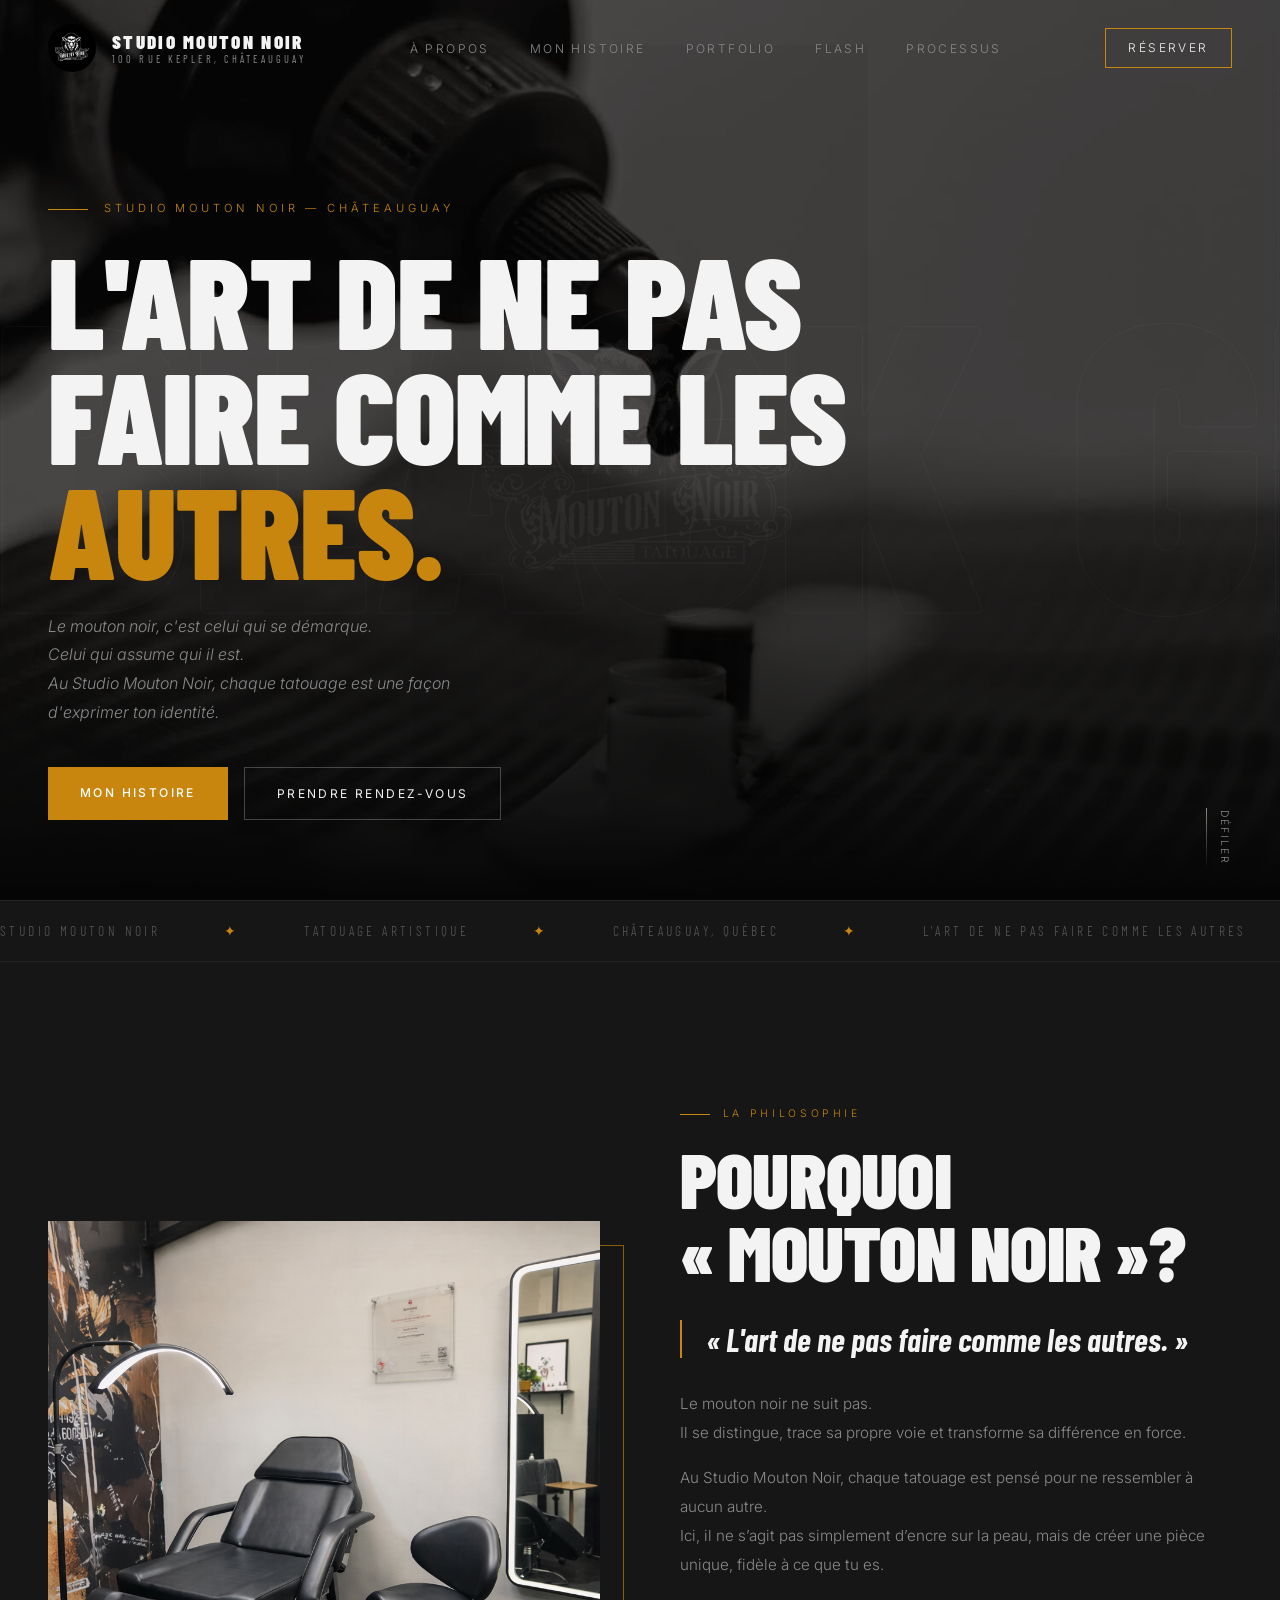
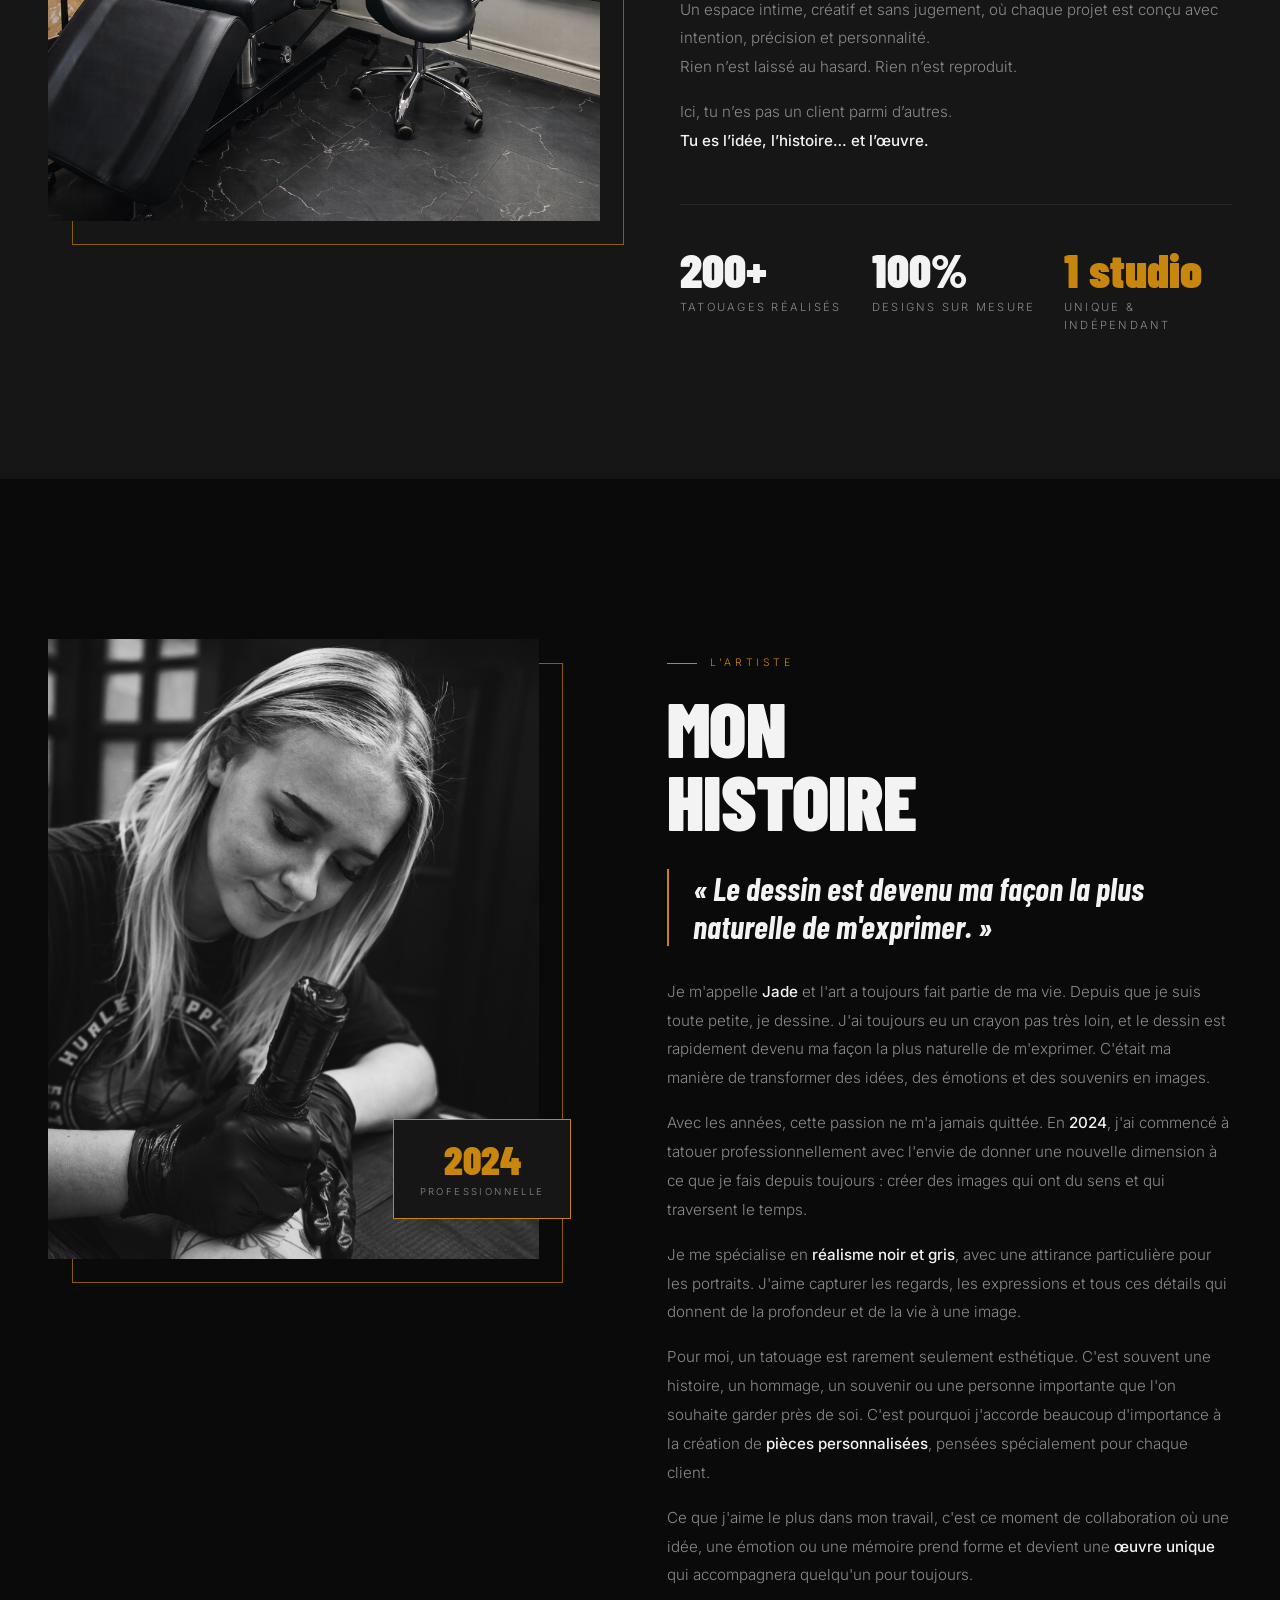
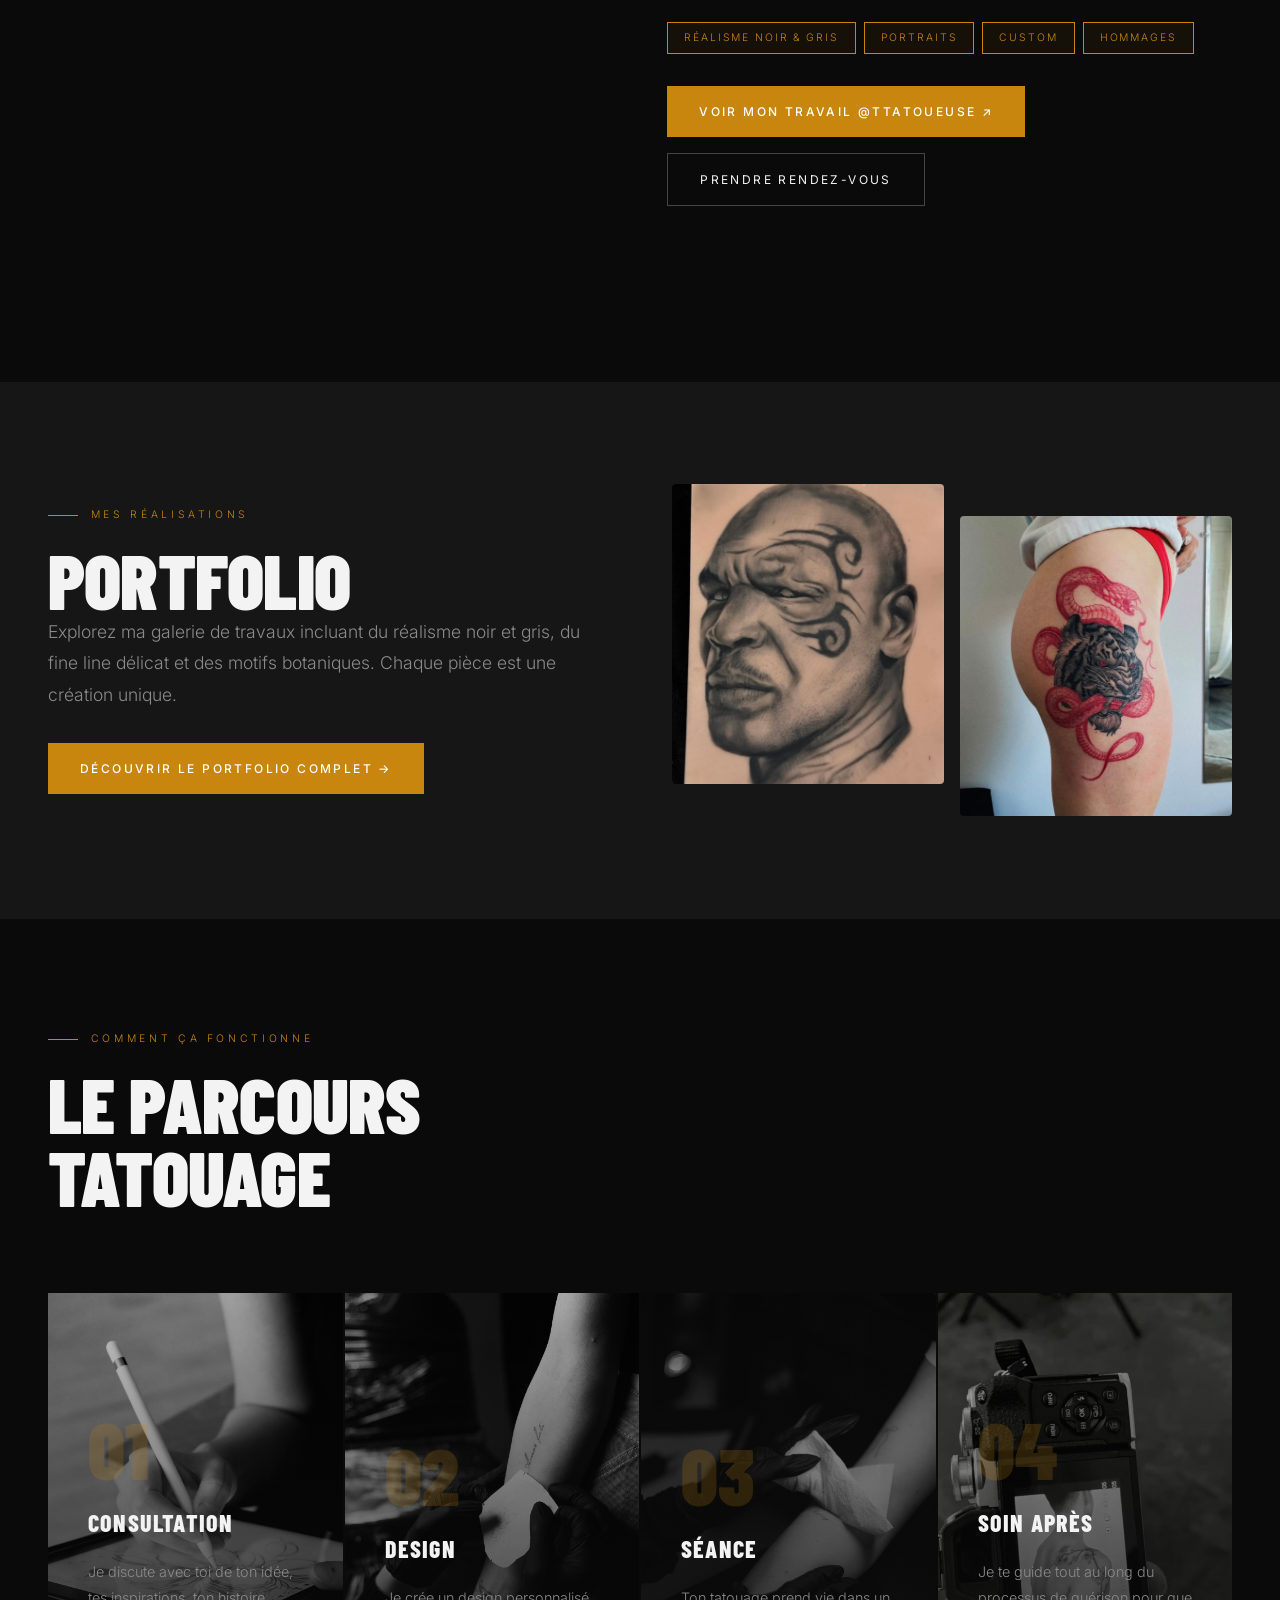
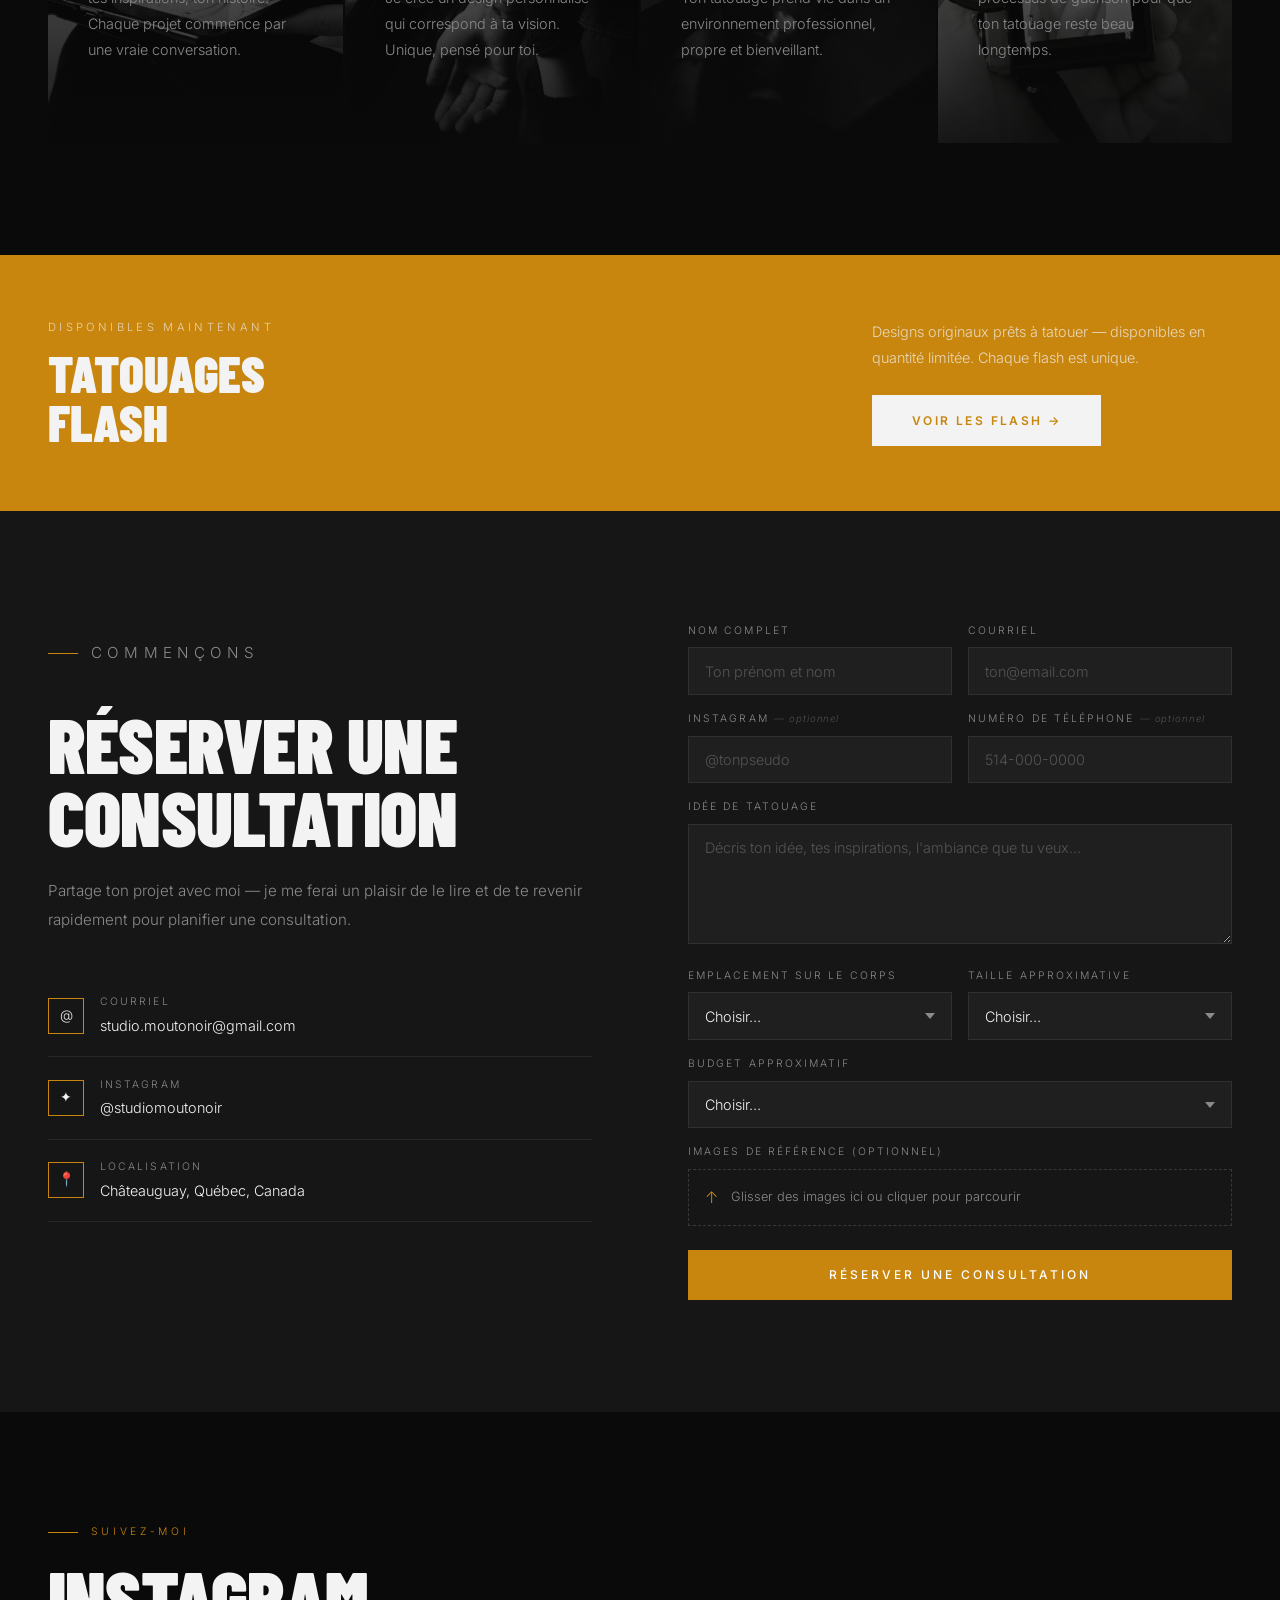
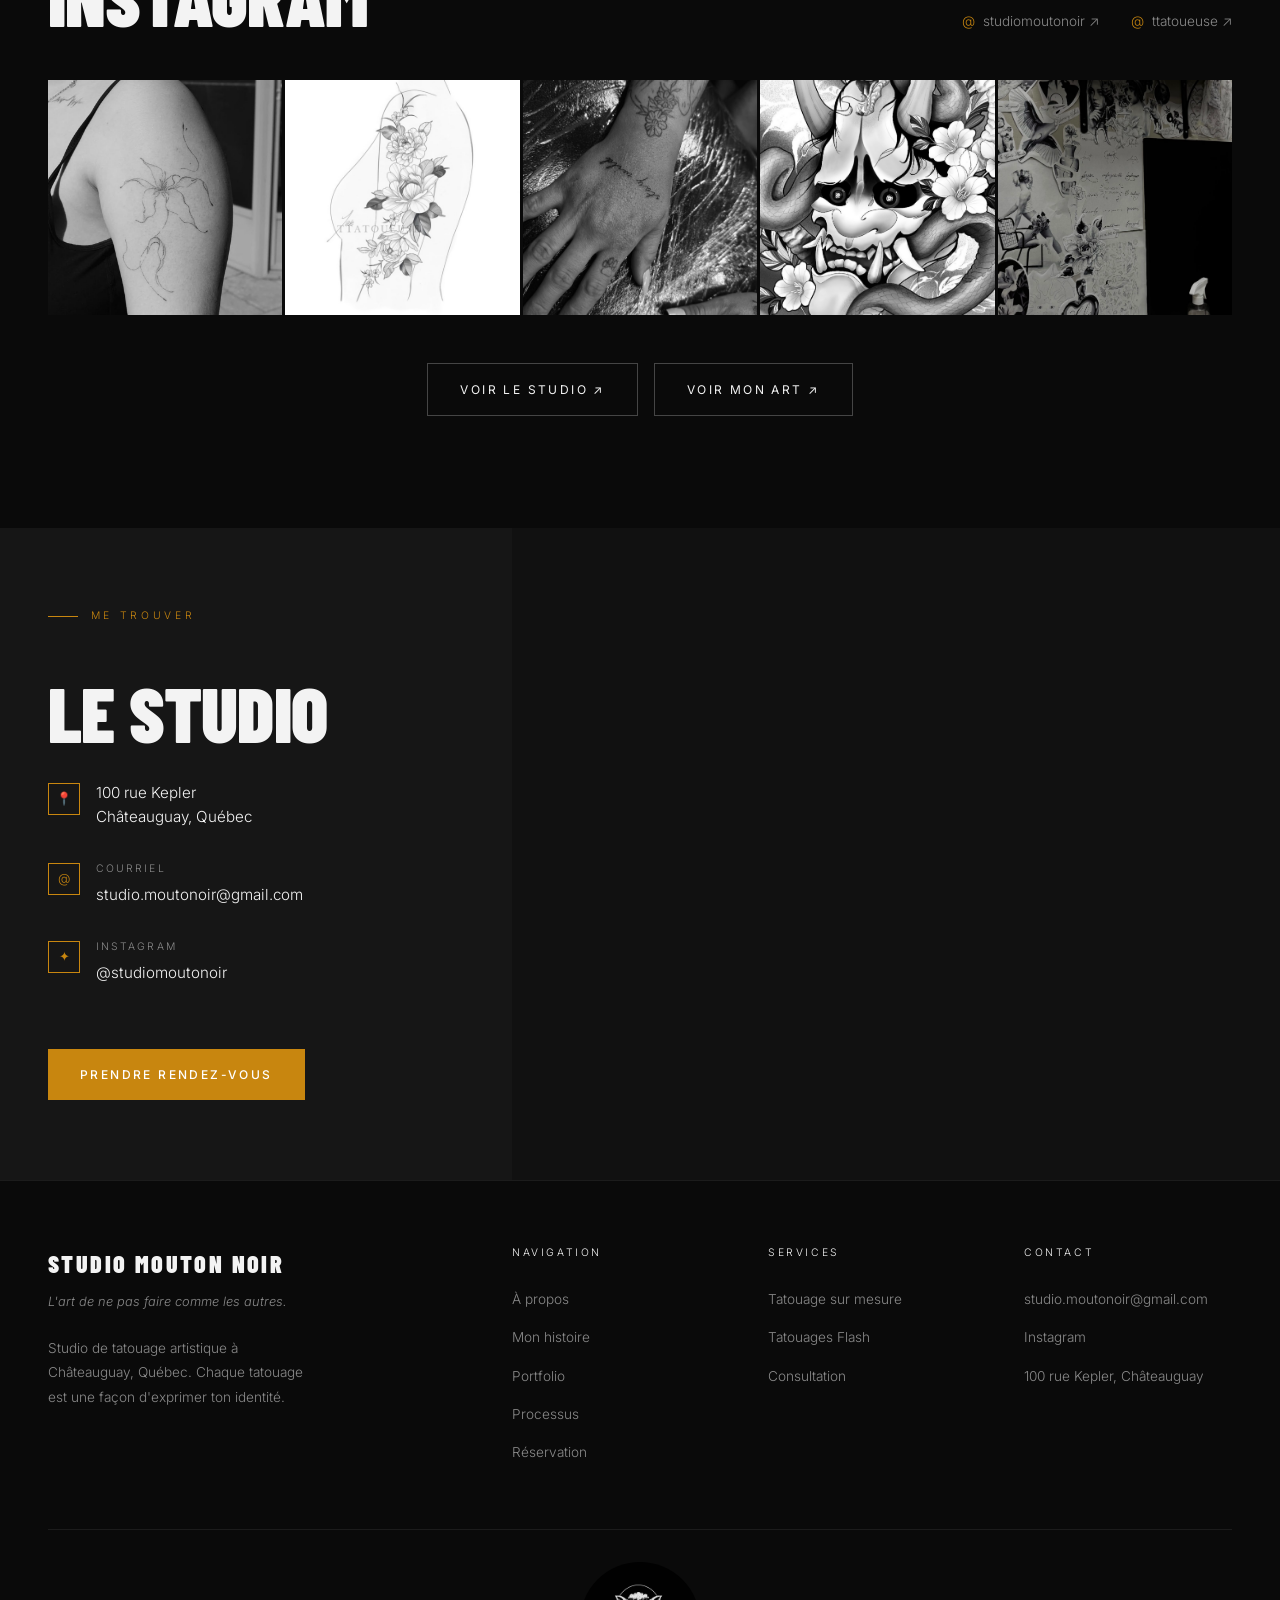
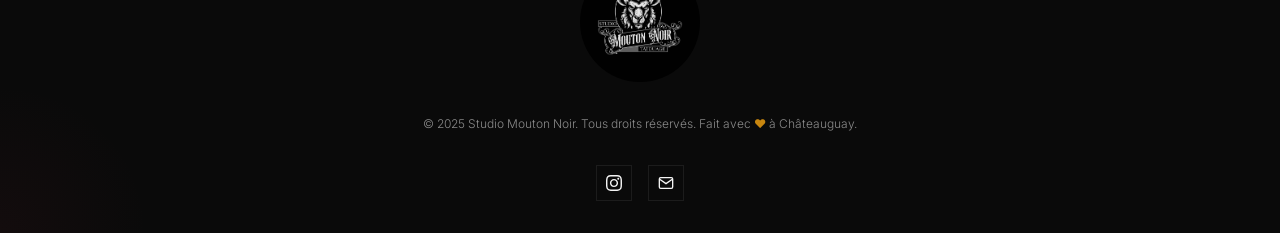
<file: index.html>
<!DOCTYPE html>
<html lang="fr">
<head>
  <meta charset="UTF-8">
  <meta name="viewport" content="width=device-width, initial-scale=1.0">
  <title>Studio Mouton Noir — Tatouage Artistique | Châteauguay, Québec</title>
  <meta name="description" content="Studio de tatouage artistique à Châteauguay, Québec. Chaque tatouage est une façon d'exprimer ton identité. L'art de ne pas faire comme les autres.">
  <meta property="og:title" content="Studio Mouton Noir">
  <meta property="og:description" content="Tatouage artistique à Châteauguay, Québec.">
  <meta property="og:url" content="https://studiomoutonnoir.ca/">
  <link rel="canonical" href="https://studiomoutonnoir.ca/">
  <link rel="preconnect" href="https://fonts.googleapis.com">
  <link rel="preconnect" href="https://fonts.gstatic.com" crossorigin>
  <link href="https://fonts.googleapis.com/css2?family=Barlow+Condensed:ital,wght@0,400;0,600;0,700;0,800;0,900;1,400;1,700&family=Inter:wght@300;400;500;600&display=swap" rel="stylesheet">
  <link rel="stylesheet" href="css/style.css">
</head>
<body>

<!-- ═══════════════════════════════════════════════════════
     NAVIGATION
═══════════════════════════════════════════════════════ -->
<nav class="nav">
  <a href="#" class="nav-logo">
    <div class="nav-logo-img"></div>
    <div class="nav-logo-text">
      Studio Mouton Noir
      <span>100 rue Kepler, Châteauguay</span>
    </div>
  </a>

  <ul class="nav-links">
    <li><a href="#apropos">À propos</a></li>
    <li><a href="#histoire">Mon histoire</a></li>
    <li><a href="portfolio.html">Portfolio</a></li>
    <li><a href="flash.html">Flash</a></li>
    <li><a href="#processus">Processus</a></li>
  </ul>

  <a href="#reservation" class="nav-cta">Réserver</a>

  <button class="nav-toggle" aria-label="Menu">
    <span></span><span></span><span></span>
  </button>
</nav>

<!-- Mobile nav -->
<div class="nav-mobile">
  <div class="nav-logo-img" style="width:80px; height:80px; margin-bottom:1rem;"></div>
  <a href="#apropos">À propos</a>
  <a href="#histoire">Mon histoire</a>
  <a href="portfolio.html">Portfolio</a>
  <a href="flash.html">Tatouages Flash</a>
  <a href="#processus">Processus</a>
  <a href="#reservation">Réserver</a>
</div>

<!-- ═══════════════════════════════════════════════════════
     HERO
═══════════════════════════════════════════════════════ -->
<section class="hero">
  <div class="hero-bg" style="background-image: url('IMG_4731.JPG'); background-size: cover; background-position: 65% center; opacity: 0.4; filter: contrast(110%) brightness(80%);"></div>
  <div class="hero-logo-watermark"></div>
  <div class="hero-deco">BLACK GREY</div>

  <div class="hero-content">
    <p class="hero-eyebrow reveal">Studio Mouton Noir — Châteauguay</p>

    <h1 class="hero-title reveal reveal-delay-1">
      L'art de ne pas<br>
      faire comme les <span class="accent">autres.</span>
    </h1>

    <p class="hero-sub reveal reveal-delay-2">
      Le mouton noir, c'est celui qui se démarque.<br>
      Celui qui assume qui il est.<br>
      Au Studio Mouton Noir, chaque tatouage est une façon<br>
      d'exprimer ton identité.
    </p>

    <div class="hero-actions reveal reveal-delay-3">
      <a href="#histoire" class="btn-primary">Mon histoire</a>
      <a href="#reservation" class="btn-outline">Prendre rendez-vous</a>
    </div>
  </div>

  <div class="hero-scroll">Défiler</div>
</section>

<!-- ═══════════════════════════════════════════════════════
     MARQUEE
═══════════════════════════════════════════════════════ -->
<div style="overflow:hidden; background:#161616; border-top:1px solid rgba(243,243,243,0.06); border-bottom:1px solid rgba(243,243,243,0.06); padding:1.2rem 0;">
  <div class="marquee-track" style="display:flex; gap:4rem; white-space:nowrap; animation:marquee 22s linear infinite; font-family:'Barlow Condensed',sans-serif; font-size:0.85rem; letter-spacing:0.25em; text-transform:uppercase; color:rgba(243,243,243,0.3);">
    <span>Studio Mouton Noir</span>
    <span style="color:#C8860F">✦</span>
    <span>Tatouage Artistique</span>
    <span style="color:#C8860F">✦</span>
    <span>Châteauguay, Québec</span>
    <span style="color:#C8860F">✦</span>
    <span>L'art de ne pas faire comme les autres</span>
    <span style="color:#C8860F">✦</span>
    <span>Sur rendez-vous</span>
    <span style="color:#C8860F">✦</span>
    <span>Custom &amp; Flash</span>
    <span style="color:#C8860F">✦</span>
  </div>
</div>
<style>@keyframes marquee { from { transform: translateX(0); } to { transform: translateX(-50%); } }</style>

<!-- ═══════════════════════════════════════════════════════
     ABOUT / PHILOSOPHY
═══════════════════════════════════════════════════════ -->
<section class="about" id="apropos">
  <div class="about-visual reveal">
    <div class="about-img-frame">
      <img src="IMG_4740.PNG" alt="Studio Mouton Noir" style="width:100%;height:100%;object-fit:cover;">
    </div>
    <div class="about-frame-border"></div>
  </div>

  <div class="about-text">
    <p class="section-label reveal">La philosophie</p>
    <h2 class="section-title reveal reveal-delay-1">Pourquoi<br>«&nbsp;Mouton Noir&nbsp;»?</h2>

    <blockquote class="about-quote reveal reveal-delay-2">
      « L'art de ne pas faire comme les autres. »
    </blockquote>

    <div class="about-body reveal reveal-delay-3">
      <p>
        Le mouton noir ne suit pas.<br>
        Il se distingue, trace sa propre voie et transforme sa différence en force.
      </p>
      <p>
        Au Studio Mouton Noir, chaque tatouage est pensé pour ne ressembler à aucun autre.<br>
        Ici, il ne s’agit pas simplement d’encre sur la peau, mais de créer une pièce unique, fidèle à ce que tu es.
      </p>
      <p>
        Un espace intime, créatif et sans jugement,
        où chaque projet est conçu avec intention, précision et personnalité.<br>
        Rien n’est laissé au hasard. Rien n’est reproduit.
      </p>
      <p>
        Ici, tu n’es pas un client parmi d’autres.<br>
        <strong>Tu es l’idée, l’histoire… et l’œuvre.</strong>
      </p>
    </div>

    <!-- Stats row -->
    <div style="display:grid; grid-template-columns:repeat(3,1fr); gap:1.5rem; margin-top:3rem; padding-top:2.5rem; border-top:1px solid rgba(243,243,243,0.08);" class="reveal reveal-delay-4">
      <div>
        <div style="font-family:'Barlow Condensed',sans-serif; font-size:3rem; font-weight:900; line-height:1; color:#F3F3F3;" data-count="200" data-suffix="+">0+</div>
        <div style="font-size:0.7rem; letter-spacing:0.2em; text-transform:uppercase; color:#8A8A8A; margin-top:0.4rem;">Tatouages réalisés</div>
      </div>
      <div>
        <div style="font-family:'Barlow Condensed',sans-serif; font-size:3rem; font-weight:900; line-height:1; color:#F3F3F3;" data-count="100" data-suffix="%">0%</div>
        <div style="font-size:0.7rem; letter-spacing:0.2em; text-transform:uppercase; color:#8A8A8A; margin-top:0.4rem;">Designs sur mesure</div>
      </div>
      <div>
        <div style="font-family:'Barlow Condensed',sans-serif; font-size:3rem; font-weight:900; line-height:1; color:#C8860F;" data-count="1" data-suffix=" studio">0 studio</div>
        <div style="font-size:0.7rem; letter-spacing:0.2em; text-transform:uppercase; color:#8A8A8A; margin-top:0.4rem;">Unique &amp; Indépendant</div>
      </div>
    </div>
  </div>
</section>

<!-- ═══════════════════════════════════════════════════════
     MON HISTOIRE
═══════════════════════════════════════════════════════ -->
<section class="story" id="histoire">
  <div class="story-inner">

    <!-- Left: visual identity block -->
    <div class="story-visual reveal">
      <div class="story-img-frame">
        <img src="jade-histoire-web.jpg" alt="Jade en train de tatouer">
      </div>
      
      <div class="story-frame-border"></div>

      <!-- Floating badge -->
      <div class="story-badge reveal reveal-delay-2">
        <span class="story-badge-year">2024</span>
        <span class="story-badge-label">Professionnelle</span>
      </div>
    </div>

    <!-- Right: story text -->
    <div class="story-content">
      <p class="section-label reveal">L'artiste</p>
      <h2 class="section-title reveal reveal-delay-1">Mon<br>histoire</h2>

      <blockquote class="about-quote reveal reveal-delay-2">
        « Le dessin est devenu ma façon la plus naturelle de m'exprimer. »
      </blockquote>

      <div class="about-body reveal reveal-delay-3">
        <p>
          Je m'appelle <strong>Jade</strong> et l'art a toujours fait partie de ma vie. Depuis que
          je suis toute petite, je dessine. J'ai toujours eu un crayon pas très loin, et le dessin
          est rapidement devenu ma façon la plus naturelle de m'exprimer. C'était ma manière de
          transformer des idées, des émotions et des souvenirs en images.
        </p>
        <p>
          Avec les années, cette passion ne m'a jamais quittée. En <strong>2024</strong>, j'ai
          commencé à tatouer professionnellement avec l'envie de donner une nouvelle dimension à ce
          que je fais depuis toujours : créer des images qui ont du sens et qui traversent le temps.
        </p>
        <p>
          Je me spécialise en <strong>réalisme noir et gris</strong>, avec une attirance particulière
          pour les portraits. J'aime capturer les regards, les expressions et tous ces détails qui
          donnent de la profondeur et de la vie à une image.
        </p>
        <p>
          Pour moi, un tatouage est rarement seulement esthétique. C'est souvent une histoire, un
          hommage, un souvenir ou une personne importante que l'on souhaite garder près de soi.
          C'est pourquoi j'accorde beaucoup d'importance à la création de <strong>pièces
          personnalisées</strong>, pensées spécialement pour chaque client.
        </p>
        <p>
          Ce que j'aime le plus dans mon travail, c'est ce moment de collaboration où une idée, une
          émotion ou une mémoire prend forme et devient une <strong>œuvre unique</strong> qui
          accompagnera quelqu'un pour toujours.
        </p>
      </div>

      <!-- Specialties tags -->
      <div class="story-tags reveal reveal-delay-4">
        <span class="story-tag">Réalisme noir &amp; gris</span>
        <span class="story-tag">Portraits</span>
        <span class="story-tag">Custom</span>
        <span class="story-tag">Hommages</span>
      </div>

      <div class="story-cta reveal reveal-delay-4">
        <a href="https://www.instagram.com/ttatoueuse/" target="_blank" rel="noopener" class="btn-primary">Voir mon travail @ttatoueuse ↗</a>
        <a href="#reservation" class="btn-outline">Prendre rendez-vous</a>
      </div>
    </div>
  </div>
</section>

<!-- ═══════════════════════════════════════════════════════
     PORTFOLIO INTRO
═══════════════════════════════════════════════════════ -->
<section class="booking-intro" id="portfolio" style="background: var(--charcoal); padding: clamp(4rem,8vw,8rem) clamp(1.2rem,4vw,3rem);">
  <div style="max-width: 1200px; margin: 0 auto; display: grid; grid-template-columns: 1fr 1fr; gap: 4rem; align-items: center;">
    <div class="reveal">
      <p class="section-label">Mes réalisations</p>
      <h2 class="section-title">Portfolio</h2>
      <p style="color: var(--dim); font-size: 1.1rem; line-height: 1.8; margin-bottom: 2rem;">
        Explorez ma galerie de travaux incluant du réalisme noir et gris, du fine line délicat et des motifs botaniques. Chaque pièce est une création unique.
      </p>
      <a href="portfolio.html" class="btn-primary">Découvrir le portfolio complet →</a>
    </div>
    <div class="reveal reveal-delay-1" style="display: grid; grid-template-columns: 1fr 1fr; gap: 1rem;">
      <div style="height: 300px; border-radius: 4px; overflow: hidden;"><img src="IMG_4621.jpg" style="width: 100%; height: 100%; object-fit: cover; object-position: 35% 20%;"></div>
      <div style="height: 300px; border-radius: 4px; overflow: hidden; margin-top: 2rem;"><img src="IMG_4622.jpg" style="width: 100%; height: 100%; object-fit: cover;"></div>
    </div>
  </div>
</section>



<!-- ═══════════════════════════════════════════════════════
     PROCESS
═══════════════════════════════════════════════════════ -->
<section class="process" id="processus">
  <div class="process-header">
    <p class="section-label reveal">Comment ça fonctionne</p>
    <h2 class="section-title reveal reveal-delay-1">Le parcours<br>tatouage</h2>
  </div>

  <div class="process-steps" data-stagger>
    <div class="process-step" data-stagger-child style="opacity:0; transform:translateY(25px); transition:opacity 0.6s ease, transform 0.6s ease;">
      <div class="process-step-bg">
        <img src="IMG_4733.jpg" alt="Consultation" style="width:100%; height:100%; object-fit:cover;">
        <div class="process-step-overlay"></div>
      </div>
      <span class="step-number">01</span>
      <div class="step-title">Consultation</div>
      <p class="step-desc">Je discute avec toi de ton idée, tes inspirations, ton histoire. Chaque projet commence par une vraie conversation.</p>
    </div>
    <div class="process-step" data-stagger-child style="opacity:0; transform:translateY(25px); transition:opacity 0.6s ease, transform 0.6s ease;">
      <div class="process-step-bg">
        <img src="IMG_4729.JPG" alt="Design" style="width:100%; height:100%; object-fit:cover;">
        <div class="process-step-overlay"></div>
      </div>
      <span class="step-number">02</span>
      <div class="step-title">Design</div>
      <p class="step-desc">Je crée un design personnalisé qui correspond à ta vision. Unique, pensé pour toi.</p>
    </div>
    <div class="process-step" data-stagger-child style="opacity:0; transform:translateY(25px); transition:opacity 0.6s ease, transform 0.6s ease;">
      <div class="process-step-bg">
        <img src="IMG_4728.JPG" alt="Séance" style="width:100%; height:100%; object-fit:cover;">
        <div class="process-step-overlay"></div>
      </div>
      <span class="step-number">03</span>
      <div class="step-title">Séance</div>
      <p class="step-desc">Ton tatouage prend vie dans un environnement professionnel, propre et bienveillant.</p>
    </div>
    <div class="process-step" data-stagger-child style="opacity:0; transform:translateY(25px); transition:opacity 0.6s ease, transform 0.6s ease;">
      <div class="process-step-bg">
        <img src="IMG_4730.JPG" alt="Soin après" style="width:100%; height:100%; object-fit:cover;">
        <div class="process-step-overlay"></div>
      </div>
      <span class="step-number">04</span>
      <div class="step-title">Soin après</div>
      <p class="step-desc">Je te guide tout au long du processus de guérison pour que ton tatouage reste beau longtemps.</p>
    </div>
  </div>
</section>

<!-- ═══════════════════════════════════════════════════════
     FLASH BANNER
═══════════════════════════════════════════════════════ -->
<div class="flash-banner" id="flash">
  <div class="flash-banner-text reveal">
    <p class="label">Disponibles maintenant</p>
    <h3 class="title">Tatouages<br>Flash</h3>
  </div>
  <div class="reveal reveal-delay-2" style="max-width:360px;">
    <p style="font-size:0.9rem; opacity:0.75; line-height:1.8; margin-bottom:1.5rem;">Designs originaux prêts à tatouer — disponibles en quantité limitée. Chaque flash est unique.</p>
    <a href="flash.html" class="btn-flash">Voir les flash →</a>
  </div>
</div>

<!-- ═══════════════════════════════════════════════════════
     BOOKING
═══════════════════════════════════════════════════════ -->
<section class="booking" id="reservation">
  <div class="booking-info">
    <p class="section-label reveal">Commençons</p>
    <h2 class="section-title reveal reveal-delay-1">Réserver une<br>consultation</h2>

    <p class="reveal reveal-delay-2" style="color:var(--dim); font-size:0.95rem; line-height:1.9; margin:1.5rem 0 2.5rem;">
      Partage ton projet avec moi — je me ferai un plaisir de le lire
      et de te revenir rapidement pour planifier une consultation.
    </p>

    <div class="booking-contact-item reveal reveal-delay-3">
      <div class="booking-contact-icon">@</div>
      <div>
        <div class="booking-contact-label">Courriel</div>
        <div class="booking-contact-value">
          <a href="mailto:studio.moutonoir@gmail.com">studio.moutonoir@gmail.com</a>
        </div>
      </div>
    </div>
    <div class="booking-contact-item reveal reveal-delay-4">
      <div class="booking-contact-icon">✦</div>
      <div>
        <div class="booking-contact-label">Instagram</div>
        <div class="booking-contact-value">
          <a href="https://www.instagram.com/studiomoutonoir/" target="_blank" rel="noopener">@studiomoutonoir</a>
        </div>
      </div>
    </div>
    <div class="booking-contact-item reveal">
      <div class="booking-contact-icon">📍</div>
      <div>
        <div class="booking-contact-label">Localisation</div>
        <div class="booking-contact-value">Châteauguay, Québec, Canada</div>
      </div>
    </div>
  </div>

  <div class="booking-form reveal reveal-delay-2">
    <form>
      <div class="form-row">
        <div class="form-group">
          <label class="form-label" for="name">Nom complet</label>
          <input class="form-input" type="text" id="name" name="name" placeholder="Ton prénom et nom" required>
        </div>
        <div class="form-group">
          <label class="form-label" for="email">Courriel</label>
          <input class="form-input" type="email" id="email" name="email" placeholder="ton@email.com" required>
        </div>
      </div>

      <div class="form-row">
        <div class="form-group">
          <label class="form-label" for="instagram">Instagram <span class="form-label-optional">— optionnel</span></label>
          <input class="form-input" type="text" id="instagram" name="instagram" placeholder="@tonpseudo">
        </div>
        <div class="form-group">
          <label class="form-label" for="phone">Numéro de téléphone <span class="form-label-optional">— optionnel</span></label>
          <input class="form-input" type="tel" id="phone" name="phone" placeholder="514-000-0000">
        </div>
      </div>

      <div class="form-group full">
        <label class="form-label" for="idea">Idée de tatouage</label>
        <textarea class="form-textarea" id="idea" name="idea" placeholder="Décris ton idée, tes inspirations, l'ambiance que tu veux…" required></textarea>
      </div>

      <div class="form-row">
        <div class="form-group">
          <label class="form-label" for="placement">Emplacement sur le corps</label>
          <select class="form-select" id="placement" name="placement">
            <option value="">Choisir…</option>
            <option>Avant-bras</option>
            <option>Bras supérieur</option>
            <option>Poignet / main</option>
            <option>Cou / nuque</option>
            <option>Côtes / côté</option>
            <option>Dos</option>
            <option>Cheville / pied</option>
            <option>Cuisse / jambe</option>
            <option>Poitrine</option>
            <option>Autre</option>
          </select>
        </div>
        <div class="form-group">
          <label class="form-label" for="size">Taille approximative</label>
          <select class="form-select" id="size" name="size">
            <option value="">Choisir…</option>
            <option>Très petit (&lt; 3cm)</option>
            <option>Petit (3–6 cm)</option>
            <option>Moyen (6–12 cm)</option>
            <option>Grand (12–20 cm)</option>
            <option>Très grand (> 20 cm)</option>
            <option>Je ne sais pas</option>
          </select>
        </div>
      </div>

      <div class="form-group full">
        <label class="form-label" for="budget">Budget approximatif</label>
        <select class="form-select" id="budget" name="budget">
          <option value="">Choisir…</option>
          <option>Moins de 150 $</option>
          <option>150 $ – 300 $</option>
          <option>300 $ – 500 $</option>
          <option>500 $ – 1000 $</option>
          <option>1000 $+</option>
          <option>À discuter</option>
        </select>
      </div>

      <div class="form-group full">
        <label class="form-label">Images de référence (optionnel)</label>
        <label class="form-file-label">
          <span class="form-file-icon">↑</span>
          <span>Glisser des images ici ou cliquer pour parcourir</span>
          <input type="file" name="refs" accept="image/*" multiple>
        </label>
      </div>

      <button type="submit" class="form-submit">Réserver une consultation</button>
    </form>
  </div>
</section>

<!-- ═══════════════════════════════════════════════════════
     INSTAGRAM
═══════════════════════════════════════════════════════ -->
<section class="instagram" id="instagram">
  <div class="instagram-header">
    <div>
      <p class="section-label reveal">Suivez-moi</p>
      <h2 class="section-title reveal reveal-delay-1">Instagram</h2>
    </div>
    <div class="instagram-links reveal reveal-delay-2" style="display: flex; gap: 2rem;">
      <a href="https://www.instagram.com/studiomoutonoir/" target="_blank" rel="noopener" class="instagram-handle">
        <span class="at">@</span>studiomoutonoir ↗
      </a>
      <a href="https://www.instagram.com/ttatoueuse/" target="_blank" rel="noopener" class="instagram-handle">
        <span class="at">@</span>ttatoueuse ↗
      </a>
    </div>
  </div>

  <div class="instagram-grid" data-stagger>
    <!-- Item 1 -->
    <a href="https://www.instagram.com/studiomoutonoir/" target="_blank" rel="noopener" class="instagram-item" data-stagger-child style="opacity:0; transition:opacity 0.5s ease; aspect-ratio: 1/1;">
      <img src="IMG_4654.jpg" alt="Instagram Post" style="width: 100%; height: 100%; object-fit: cover;">
      <div class="instagram-item-overlay">
        <svg viewBox="0 0 24 24" fill="white" width="24" height="24" xmlns="http://www.w3.org/2000/svg"><path d="M12 2.163...z"/></svg>
      </div>
    </a>
    <!-- Item 2 -->
    <a href="https://www.instagram.com/studiomoutonoir/" target="_blank" rel="noopener" class="instagram-item" data-stagger-child style="opacity:0; transition:opacity 0.5s ease; aspect-ratio: 1/1;">
      <img src="IMG_4656.jpg" alt="Instagram Post" style="width: 100%; height: 100%; object-fit: cover;">
      <div class="instagram-item-overlay">
        <svg viewBox="0 0 24 24" fill="white" width="24" height="24" xmlns="http://www.w3.org/2000/svg"><path d="M12 2.163...z"/></svg>
      </div>
    </a>
    <!-- Item 3 -->
    <a href="https://www.instagram.com/studiomoutonoir/" target="_blank" rel="noopener" class="instagram-item" data-stagger-child style="opacity:0; transition:opacity 0.5s ease; aspect-ratio: 1/1;">
      <img src="IMG_4625.jpg" alt="Instagram Post" style="width: 100%; height: 100%; object-fit: cover;">
      <div class="instagram-item-overlay">
        <svg viewBox="0 0 24 24" fill="white" width="24" height="24" xmlns="http://www.w3.org/2000/svg"><path d="M12 2.163...z"/></svg>
      </div>
    </a>

    <!-- Item 7 -->
    <a href="https://www.instagram.com/ttatoueuse/" target="_blank" rel="noopener" class="instagram-item" data-stagger-child style="opacity:0; transition:opacity 0.5s ease; aspect-ratio: 1/1;">
      <img src="IMG_4635.jpg" alt="Instagram Post" style="width: 100%; height: 100%; object-fit: cover;">
      <div class="instagram-item-overlay">
        <svg viewBox="0 0 24 24" fill="white" width="24" height="24" xmlns="http://www.w3.org/2000/svg"><path d="M12 2.163...z"/></svg>
      </div>
    </a>
    <!-- Item 8 -->
    <a href="https://www.instagram.com/ttatoueuse/" target="_blank" rel="noopener" class="instagram-item" data-stagger-child style="opacity:0; transition:opacity 0.5s ease; aspect-ratio: 1/1;">
      <img src="IMG_4667.PNG" alt="Instagram Post" style="width: 100%; height: 100%; object-fit: cover;">
      <div class="instagram-item-overlay">
        <svg viewBox="0 0 24 24" fill="white" width="24" height="24" xmlns="http://www.w3.org/2000/svg"><path d="M12 2.163...z"/></svg>
      </div>
    </a>

  </div>

  <div class="instagram-cta reveal" style="display: flex; gap: 1rem; justify-content: center;">
    <a href="https://www.instagram.com/studiomoutonoir/" target="_blank" rel="noopener" class="btn-outline">
      Voir le studio ↗
    </a>
    <a href="https://www.instagram.com/ttatoueuse/" target="_blank" rel="noopener" class="btn-outline">
      Voir mon art ↗
    </a>
  </div>
</section>

<!-- ═══════════════════════════════════════════════════════
     LOCATION
═══════════════════════════════════════════════════════ -->
<div class="location" id="localisation">
  <div class="location-inner">
    <div class="location-info">
      <p class="section-label reveal">Me trouver</p>
      <h2 class="section-title reveal reveal-delay-1">Le studio</h2>

      <div class="location-detail reveal reveal-delay-2">
        <div class="location-detail-icon">📍</div>
        <div>
          <div class="location-detail-value">100 rue Kepler<br>Châteauguay, Québec</div>
        </div>
      </div>

      <div class="location-detail reveal reveal-delay-3">
        <div class="location-detail-icon">@</div>
        <div>
          <div class="location-detail-label">Courriel</div>
          <div class="location-detail-value">
            <a href="mailto:studio.moutonoir@gmail.com">studio.moutonoir@gmail.com</a>
          </div>
        </div>
      </div>

      <div class="location-detail reveal reveal-delay-4">
        <div class="location-detail-icon">✦</div>
        <div>
          <div class="location-detail-label">Instagram</div>
          <div class="location-detail-value">
            <a href="https://www.instagram.com/studiomoutonoir/" target="_blank" rel="noopener">@studiomoutonoir</a>
          </div>
        </div>
      </div>

      <div style="margin-top:2rem;" class="reveal">
        <a href="#reservation" class="btn-primary">Prendre rendez-vous</a>
      </div>
    </div>

    <div class="location-map">
      <iframe
        src="https://maps.google.com/maps?q=100%20Rue%20Kepler,%20Ch%C3%A2teauguay,%20QC&t=&z=15&ie=UTF8&iwloc=&output=embed"
        allowfullscreen=""
        loading="lazy"
        referrerpolicy="no-referrer-when-downgrade"
        title="100 Rue Kepler, Châteauguay, Québec">
      </iframe>
    </div>
  </div>
</div>

<!-- ═══════════════════════════════════════════════════════
     FOOTER
═══════════════════════════════════════════════════════ -->
<footer>
  <div class="footer-top">
    <div class="footer-brand">
      <div class="logo">Studio Mouton Noir</div>
      <div class="tagline">L'art de ne pas faire comme les autres.</div>
      <p>Studio de tatouage artistique à Châteauguay, Québec. Chaque tatouage est une façon d'exprimer ton identité.</p>
    </div>

    <div class="footer-col">
      <div class="footer-col-title">Navigation</div>
      <ul>
        <li><a href="#apropos">À propos</a></li>
        <li><a href="#histoire">Mon histoire</a></li>
        <li><a href="#portfolio">Portfolio</a></li>
        <li><a href="#processus">Processus</a></li>
        <li><a href="#reservation">Réservation</a></li>
      </ul>
    </div>

    <div class="footer-col">
      <div class="footer-col-title">Services</div>
      <ul>
        <li><a href="#reservation">Tatouage sur mesure</a></li>
        <li><a href="flash.html">Tatouages Flash</a></li>
        <li><a href="#reservation">Consultation</a></li>
      </ul>
    </div>

    <div class="footer-col">
      <div class="footer-col-title">Contact</div>
      <ul>
        <li><a href="mailto:studio.moutonoir@gmail.com">studio.moutonoir@gmail.com</a></li>
        <li><a href="https://www.instagram.com/studiomoutonoir/" target="_blank" rel="noopener">Instagram</a></li>
        <li><a href="#localisation">100 rue Kepler, Châteauguay</a></li>
      </ul>
    </div>
  </div>

  <div class="footer-bottom" style="flex-direction: column; gap: 2rem; align-items: center; text-align: center;">
    <div class="footer-logo-center">
      <div class="nav-logo-img" style="width: 120px; height: 120px; border: none; opacity: 0.9;"></div>
    </div>
    <p>&copy; 2025 Studio Mouton Noir. Tous droits réservés. Fait avec <span class="red">♥</span> à Châteauguay.</p>
    <div class="social-links">
      <a href="https://www.instagram.com/studiomoutonoir/" target="_blank" rel="noopener" class="social-link" aria-label="Instagram">
        <svg width="16" height="16" viewBox="0 0 24 24" fill="currentColor"><path d="M12 2.163c3.204 0 3.584.012 4.85.07 3.252.148 4.771 1.691 4.919 4.919.058 1.265.069 1.645.069 4.849 0 3.205-.012 3.584-.069 4.849-.149 3.225-1.664 4.771-4.919 4.919-1.266.058-1.644.07-4.85.07-3.204 0-3.584-.012-4.849-.07-3.26-.149-4.771-1.699-4.919-4.92-.058-1.265-.07-1.644-.07-4.849 0-3.204.013-3.583.07-4.849.149-3.227 1.664-4.771 4.919-4.919 1.266-.057 1.645-.069 4.849-.069zm0-2.163c-3.259 0-3.667.014-4.947.072-4.358.2-6.78 2.618-6.98 6.98-.059 1.281-.073 1.689-.073 4.948 0 3.259.014 3.668.072 4.948.2 4.358 2.618 6.78 6.98 6.98 1.281.058 1.689.072 4.948.072 3.259 0 3.668-.014 4.948-.072 4.354-.2 6.782-2.618 6.979-6.98.059-1.28.073-1.689.073-4.948 0-3.259-.014-3.667-.072-4.947-.196-4.354-2.617-6.78-6.979-6.98-1.281-.059-1.69-.073-4.949-.073zm0 5.838c-3.403 0-6.162 2.759-6.162 6.162s2.759 6.163 6.162 6.163 6.162-2.759 6.162-6.163c0-3.403-2.759-6.162-6.162-6.162zm0 10.162c-2.209 0-4-1.79-4-4 0-2.209 1.791-4 4-4s4 1.791 4 4c0 2.21-1.791 4-4 4zm6.406-11.845c-.796 0-1.441.645-1.441 1.44s.645 1.44 1.441 1.44c.795 0 1.439-.645 1.439-1.44s-.644-1.44-1.439-1.44z"/></svg>
      </a>
      <a href="mailto:studio.moutonoir@gmail.com" class="social-link" aria-label="Email">
        <svg width="16" height="16" viewBox="0 0 24 24" fill="none" stroke="currentColor" stroke-width="2"><path d="M4 4h16c1.1 0 2 .9 2 2v12c0 1.1-.9 2-2 2H4c-1.1 0-2-.9-2-2V6c0-1.1.9-2 2-2z"/><polyline points="22,6 12,13 2,6"/></svg>
      </a>
    </div>
  </div>
</footer>

<!-- Back to top -->
<button class="back-top" aria-label="Retour en haut">↑</button>

<script src="js/main.js"></script>
</body>
</html>
</file>
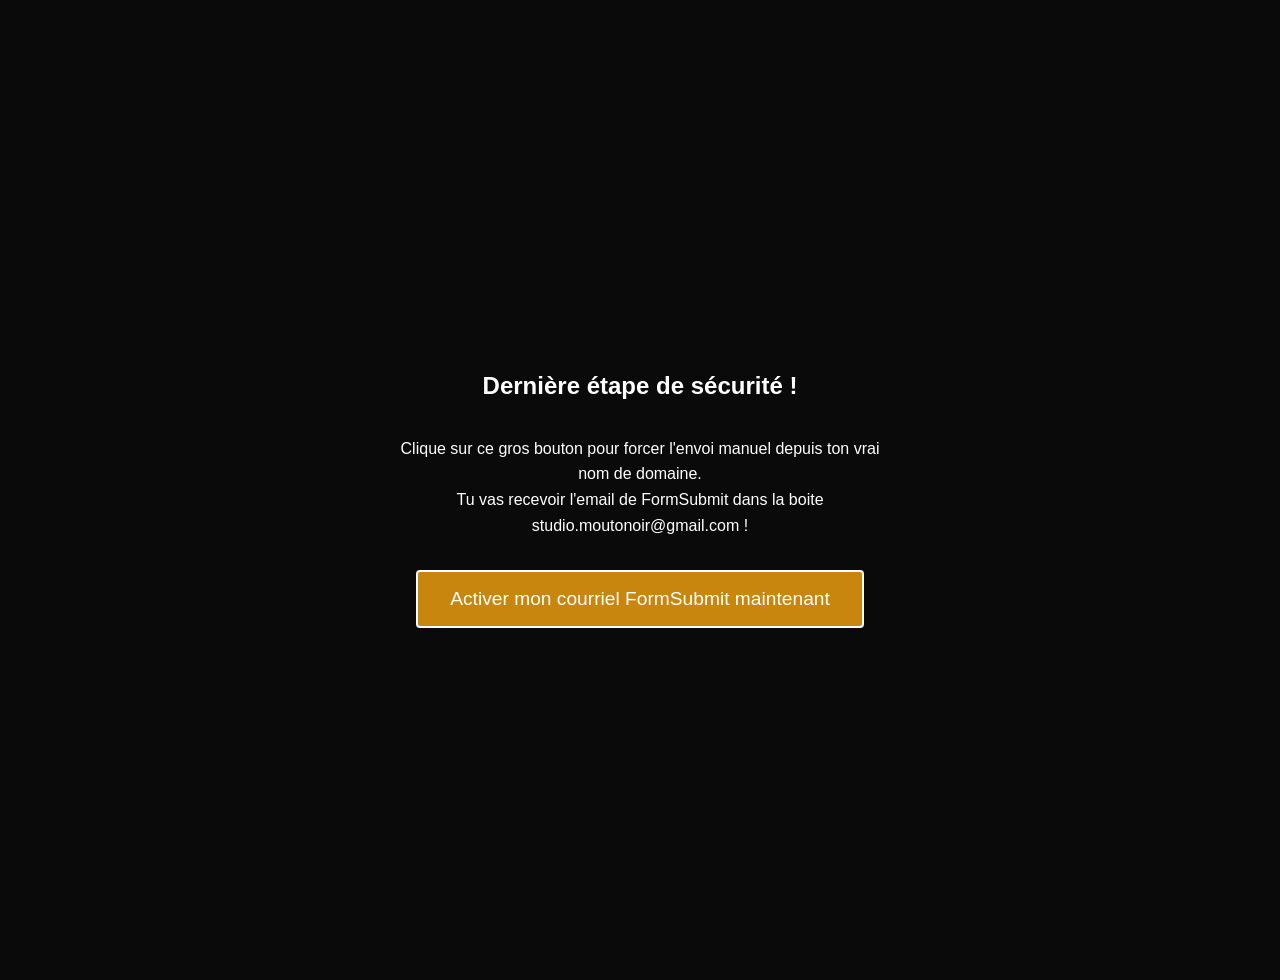
<file: activer.html>
<!DOCTYPE html>
<html>
<head>
  <meta charset="utf-8">
  <title>Activation Courriel</title>
  <style>
    body { font-family: sans-serif; background: #0A0A0A; color: white; display: flex; flex-direction: column; align-items: center; justify-content: center; height: 100vh; text-align: center; padding: 2rem; }
    button { background: #C8860F; color: white; border: none; padding: 1rem 2rem; font-size: 1.2rem; cursor: pointer; border-radius: 4px; border: 2px solid white; }
    button:hover { background: white; color: black; }
  </style>
</head>
<body>
  <h2>Dernière étape de sécurité !</h2>
  <p style="max-width: 500px; margin-bottom: 2rem; line-height: 1.6;">
    Clique sur ce gros bouton pour forcer l'envoi manuel depuis ton vrai nom de domaine.<br>
    Tu vas recevoir l'email de FormSubmit dans la boite studio.moutonoir@gmail.com !
  </p>
  <form action="https://formsubmit.co/studio.moutonoir@gmail.com" method="POST">
    <input type="hidden" name="_subject" value="PREMIER TEST - Activation Studio Mouton Noir !">
    <button type="submit">Activer mon courriel FormSubmit maintenant</button>
  </form>
</body>
</html>
</file>
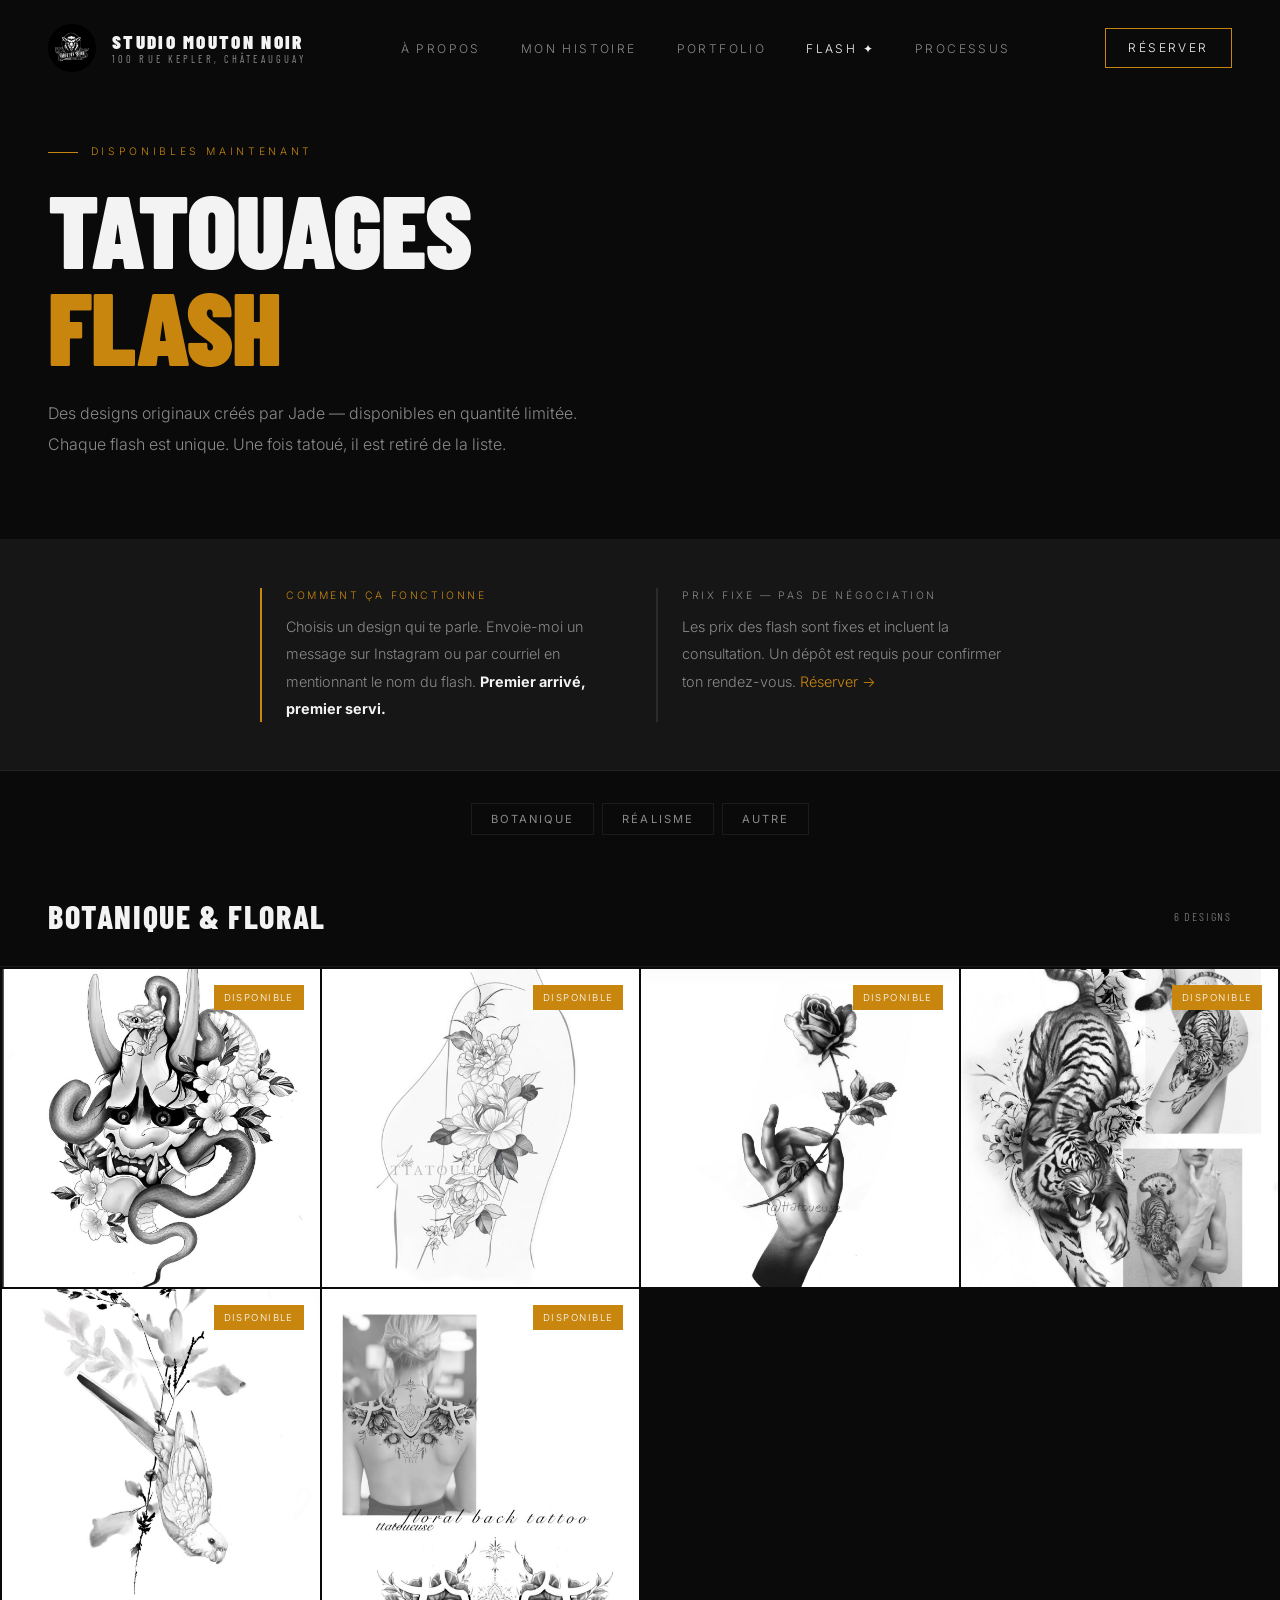
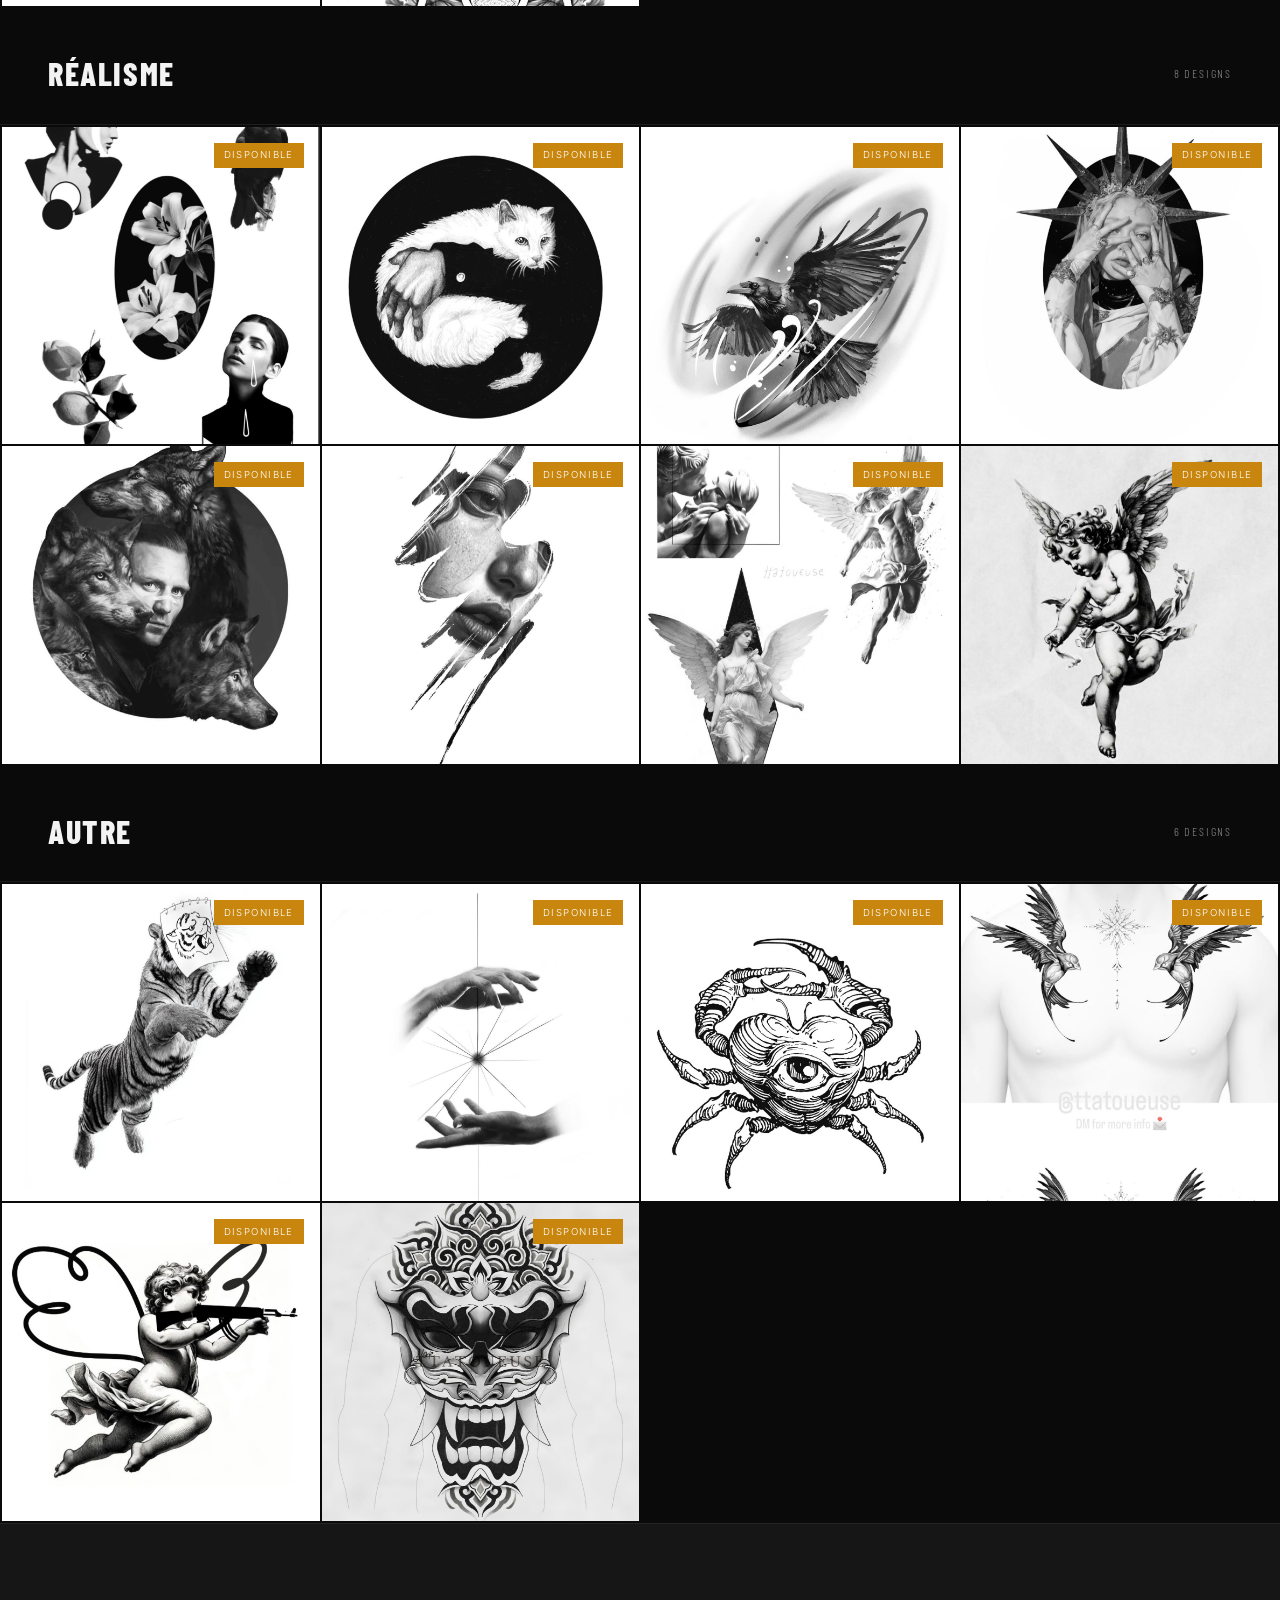
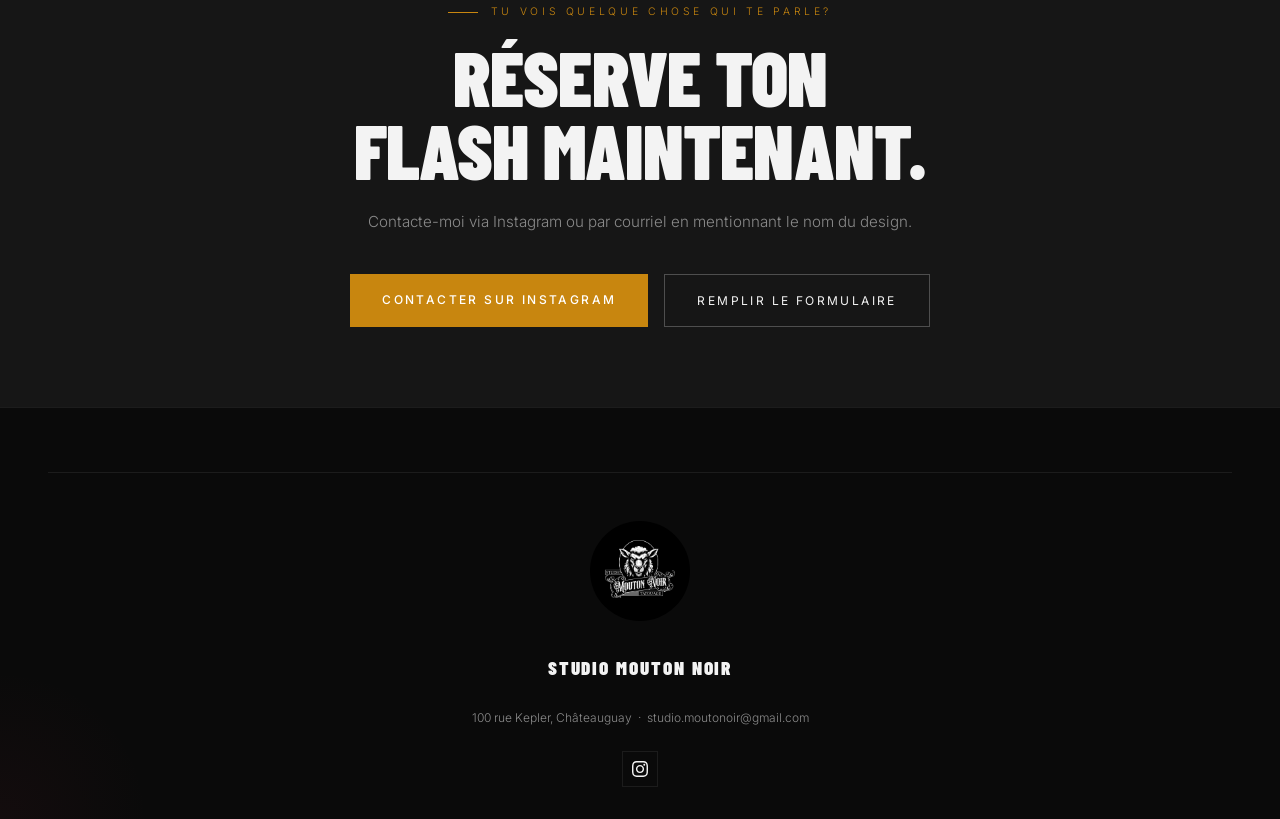
<file: flash.html>
<!DOCTYPE html>
<html lang="fr">
<head>
  <meta charset="UTF-8">
  <meta name="viewport" content="width=device-width, initial-scale=1.0">
  <title>Tatouages Flash — Studio Mouton Noir</title>
  <meta name="description" content="Designs flash originaux disponibles en quantité limitée au Studio Mouton Noir, Châteauguay, Québec.">
  <meta property="og:title" content="Tatouages Flash — Studio Mouton Noir">
  <meta property="og:description" content="Designs flash originaux disponibles en quantité limitée au Studio Mouton Noir, Châteauguay, Québec.">
  <meta property="og:url" content="https://studiomoutonnoir.ca/flash.html">
  <link rel="canonical" href="https://studiomoutonnoir.ca/flash.html">
  <link rel="preconnect" href="https://fonts.googleapis.com">
  <link rel="preconnect" href="https://fonts.gstatic.com" crossorigin>
  <link href="https://fonts.googleapis.com/css2?family=Barlow+Condensed:ital,wght@0,400;0,600;0,700;0,800;0,900;1,400&family=Inter:wght@300;400;500;600&display=swap" rel="stylesheet">
  <link rel="stylesheet" href="css/style.css">
</head>
<body>

<!-- ═══════════════════════════════════════════════════════
     NAVIGATION
═══════════════════════════════════════════════════════ -->
<nav class="nav scrolled">
  <a href="index.html" class="nav-logo">
    <div class="nav-logo-img"></div>
    <div class="nav-logo-text">
      Studio Mouton Noir
      <span>100 rue Kepler, Châteauguay</span>
    </div>
  </a>

  <ul class="nav-links">
    <li><a href="index.html#apropos">À propos</a></li>
    <li><a href="index.html#histoire">Mon histoire</a></li>
    <li><a href="portfolio.html">Portfolio</a></li>
    <li><a href="flash.html" style="color:var(--offwhite)">Flash ✦</a></li>
    <li><a href="index.html#processus">Processus</a></li>
  </ul>

  <a href="index.html#reservation" class="nav-cta">Réserver</a>

  <button class="nav-toggle" aria-label="Menu">
    <span></span><span></span><span></span>
  </button>
</nav>

<!-- Mobile nav -->
<div class="nav-mobile">
  <a href="index.html">Accueil</a>
  <a href="index.html#histoire">Mon histoire</a>
  <a href="portfolio.html">Portfolio</a>
  <a href="flash.html">Tatouages Flash</a>
  <a href="index.html#reservation">Réserver</a>
</div>

<!-- ═══════════════════════════════════════════════════════
     FLASH HERO
═══════════════════════════════════════════════════════ -->
<section class="flash-hero" style="padding: 9rem 3rem 5rem; background: var(--black); border-bottom: 1px solid rgba(243,243,243,0.06);">
  <p class="section-label reveal">Disponibles maintenant</p>
  <h1 class="section-title reveal reveal-delay-1" style="font-size: clamp(3rem, 8vw, 7rem); margin-bottom: 1.5rem;">
    Tatouages<br><span style="color:var(--red)">Flash</span>
  </h1>
  <p class="reveal reveal-delay-2" style="color: var(--dim); font-size: 1rem; max-width: 560px; line-height: 1.9;">
    Des designs originaux créés par Jade — disponibles en quantité limitée.
    Chaque flash est unique. Une fois tatoué, il est retiré de la liste.
  </p>
</section>

<!-- ═══════════════════════════════════════════════════════
     FLASH NOTE
═══════════════════════════════════════════════════════ -->
<div style="background: var(--charcoal); padding: 3rem; border-bottom: 1px solid rgba(243,243,243,0.06);">
  <div style="max-width: 760px; margin: 0 auto; display: grid; grid-template-columns: 1fr 1fr; gap: 2rem;" class="reveal">
    <div style="border-left: 2px solid var(--red); padding-left: 1.5rem;">
      <div style="font-size: 0.65rem; letter-spacing: 0.25em; text-transform: uppercase; color: var(--red); margin-bottom: 0.5rem;">Comment ça fonctionne</div>
      <p style="font-size: 0.9rem; color: var(--dim); line-height: 1.9;">
        Choisis un design qui te parle. Envoie-moi un message sur Instagram
        ou par courriel en mentionnant le nom du flash. <strong style="color: var(--offwhite);">Premier arrivé, premier servi.</strong>
      </p>
    </div>
    <div style="border-left: 2px solid rgba(243,243,243,0.1); padding-left: 1.5rem;">
      <div style="font-size: 0.65rem; letter-spacing: 0.25em; text-transform: uppercase; color: var(--dim); margin-bottom: 0.5rem;">Prix fixe — pas de négociation</div>
      <p style="font-size: 0.9rem; color: var(--dim); line-height: 1.9;">
        Les prix des flash sont fixes et incluent la consultation.
        Un dépôt est requis pour confirmer ton rendez-vous.
        <a href="index.html#reservation" style="color: var(--red);">Réserver →</a>
      </p>
    </div>
  </div>
</div>

<!-- Filters -->
<div class="portfolio-filters reveal" id="flash-filters" style="padding: 2rem 3rem 1rem;">
  <button class="filter-btn flash-filter-btn" data-target="cat-botanique_flash">Botanique</button>
  <button class="filter-btn flash-filter-btn" data-target="cat-realisme_flash">Réalisme</button>
  <button class="filter-btn flash-filter-btn" data-target="cat-autre_flash">Autre</button>
</div>

<!-- ═══════════════════════════════════════════════════════
     FLASH — BOTANIQUE
═══════════════════════════════════════════════════════ -->
<div class="flash-section" id="cat-botanique_flash">
  <div class="flash-category-title reveal">
    Botanique & Floral
    <span class="flash-category-count">6 designs</span>
  </div>

  <div class="flash-grid" data-stagger>
    <div class="flash-item" data-stagger-child style="opacity:0; transform:translateY(20px); transition: opacity 0.5s ease, transform 0.5s ease;">
      <div class="flash-item-bg"><img src="IMG_4636.jpg" alt="Fleurs & Papillon" style="width:100%; height:100%; object-fit:cover; object-position:center;"></div>
      <div class="flash-item-badge">Disponible</div>
      <div class="flash-item-overlay">
        <div class="flash-item-name">Fleurs & Papillon</div>
        <div class="flash-item-price">Sur demande</div>
        <div class="flash-item-avail">Botanique · Dos/Bras</div>
      </div>
    </div>
    <div class="flash-item" data-stagger-child style="opacity:0; transform:translateY(20px); transition: opacity 0.5s ease, transform 0.5s ease;">
      <div class="flash-item-bg"><img src="IMG_4656.jpg" alt="Oiseaux & Fleurs" style="width:100%; height:100%; object-fit:cover; object-position:center;"></div>
      <div class="flash-item-badge">Disponible</div>
      <div class="flash-item-overlay">
        <div class="flash-item-name">Oiseaux & Fleurs</div>
        <div class="flash-item-price">Sur demande</div>
        <div class="flash-item-avail">Floral · Fine Line</div>
      </div>
    </div>
    <div class="flash-item" data-stagger-child style="opacity:0; transform:translateY(20px); transition: opacity 0.5s ease, transform 0.5s ease;">
      <div class="flash-item-bg"><img src="IMG_4666.PNG" alt="Main à la Rose" style="width:100%; height:100%; object-fit:cover; object-position:center 35%;"></div>
      <div class="flash-item-badge">Disponible</div>
      <div class="flash-item-overlay">
        <div class="flash-item-name">Main à la Rose</div>
        <div class="flash-item-price">Sur demande</div>
        <div class="flash-item-avail">Fine Line · Avant-bras</div>
      </div>
    </div>
    <div class="flash-item" data-stagger-child style="opacity:0; transform:translateY(20px); transition: opacity 0.5s ease, transform 0.5s ease;">
      <div class="flash-item-bg"><img src="IMG_4711.PNG" alt="Le Tigre Royal" style="width:100%; height:100%; object-fit:cover; object-position:50% 50%;"></div>
      <div class="flash-item-badge">Disponible</div>
      <div class="flash-item-overlay">
        <div class="flash-item-name">Le Tigre Royal</div>
        <div class="flash-item-price">Sur demande</div>
        <div class="flash-item-avail">Floral & Animal</div>
      </div>
    </div>
    <div class="flash-item" data-stagger-child style="opacity:0; transform:translateY(20px); transition: opacity 0.5s ease, transform 0.5s ease;">
      <div class="flash-item-bg"><img src="IMG_4710.PNG" alt="Oiseau & Botanique" style="width:100%; height:100%; object-fit:cover; object-position:50% 50%;"></div>
      <div class="flash-item-badge">Disponible</div>
      <div class="flash-item-overlay">
        <div class="flash-item-name">Oiseau & Botanique</div>
        <div class="flash-item-price">Sur demande</div>
        <div class="flash-item-avail">Fine Line · Minimaliste</div>
      </div>
    </div>
    <div class="flash-item" data-stagger-child style="opacity:0; transform:translateY(20px); transition: opacity 0.5s ease, transform 0.5s ease;">
      <div class="flash-item-bg"><img src="IMG_4712.PNG" alt="Ornemental Floral" style="width:100%; height:100%; object-fit:cover; object-position:center 30%;"></div>
      <div class="flash-item-badge">Disponible</div>
      <div class="flash-item-overlay">
        <div class="flash-item-name">Ornemental Floral</div>
        <div class="flash-item-price">Sur demande</div>
        <div class="flash-item-avail">Dos / Épaules</div>
      </div>
    </div>
  </div>
</div>

<!-- ═══════════════════════════════════════════════════════
     FLASH — RÉALISME
═══════════════════════════════════════════════════════ -->
<div class="flash-section" id="cat-realisme_flash">
  <div class="flash-category-title reveal">
    Réalisme
    <span class="flash-category-count">8 designs</span>
  </div>

  <div class="flash-grid" data-stagger>

    <div class="flash-item" data-stagger-child style="opacity:0; transform:translateY(20px); transition: opacity 0.5s ease, transform 0.5s ease;">
      <div class="flash-item-bg"><img src="IMG_4645.jpg" alt="Portrait Noir & Gris" style="width:100%; height:100%; object-fit:cover; object-position:center;"></div>
      <div class="flash-item-badge">Disponible</div>
      <div class="flash-item-overlay">
        <div class="flash-item-name">Portrait Noir & Gris</div>
        <div class="flash-item-price">Sur demande</div>
        <div class="flash-item-avail">Réalisme · Portrait</div>
      </div>
    </div>
    <div class="flash-item" data-stagger-child style="opacity:0; transform:translateY(20px); transition: opacity 0.5s ease, transform 0.5s ease;">
      <div class="flash-item-bg"><img src="IMG_4663.PNG" alt="Chat Ying Yang" style="width:100%; height:100%; object-fit:cover; object-position:50% 50%;"></div>
      <div class="flash-item-badge">Disponible</div>
      <div class="flash-item-overlay">
        <div class="flash-item-name">Chat Ying Yang</div>
        <div class="flash-item-price">Sur demande</div>
        <div class="flash-item-avail">Réalisme Soft</div>
      </div>
    </div>
    <div class="flash-item" data-stagger-child style="opacity:0; transform:translateY(20px); transition: opacity 0.5s ease, transform 0.5s ease;">
      <div class="flash-item-bg"><img src="IMG_4675.PNG" alt="Corbeau en Vol" style="width:100%; height:100%; object-fit:cover; object-position:center 40%;"></div>
      <div class="flash-item-badge">Disponible</div>
      <div class="flash-item-overlay">
        <div class="flash-item-name">Corbeau en Vol</div>
        <div class="flash-item-price">Sur demande</div>
        <div class="flash-item-avail">Réalisme · Noir & Gris</div>
      </div>
    </div>
    <div class="flash-item" data-stagger-child style="opacity:0; transform:translateY(20px); transition: opacity 0.5s ease, transform 0.5s ease;">
      <div class="flash-item-bg"><img src="IMG_4676.PNG" alt="Vierge à la Couronne" style="width:100%; height:100%; object-fit:cover; object-position:50% 50%;"></div>
      <div class="flash-item-badge">Disponible</div>
      <div class="flash-item-overlay">
        <div class="flash-item-name">Vierge à la Couronne</div>
        <div class="flash-item-price">Sur demande</div>
        <div class="flash-item-avail">Réalisme · Portrait</div>
      </div>
    </div>
    <div class="flash-item" data-stagger-child style="opacity:0; transform:translateY(20px); transition: opacity 0.5s ease, transform 0.5s ease;">
      <div class="flash-item-bg"><img src="IMG_4686.PNG" alt="Guerrier & Loups" style="width:100%; height:100%; object-fit:cover; object-position:50% 50%;"></div>
      <div class="flash-item-badge">Disponible</div>
      <div class="flash-item-overlay">
        <div class="flash-item-name">Guerrier & Loups</div>
        <div class="flash-item-price">Sur demande</div>
        <div class="flash-item-avail">Compo Réaliste</div>
      </div>
    </div>
    <div class="flash-item" data-stagger-child style="opacity:0; transform:translateY(20px); transition: opacity 0.5s ease, transform 0.5s ease;">
      <div class="flash-item-bg"><img src="IMG_4681.PNG" alt="Portrait Déstructuré" style="width:100%; height:100%; object-fit:cover; object-position:50% 50%;"></div>
      <div class="flash-item-badge">Disponible</div>
      <div class="flash-item-overlay">
        <div class="flash-item-name">Portrait Déstructuré</div>
        <div class="flash-item-price">Sur demande</div>
        <div class="flash-item-avail">Réalisme Artistique</div>
      </div>
    </div>
    <div class="flash-item" data-stagger-child style="opacity:0; transform:translateY(20px); transition: opacity 0.5s ease, transform 0.5s ease;">
      <div class="flash-item-bg"><img src="IMG_4680.PNG" alt="Anges de la Renaissance" style="width:100%; height:100%; object-fit:cover; object-position:center 40%;"></div>
      <div class="flash-item-badge">Disponible</div>
      <div class="flash-item-overlay">
        <div class="flash-item-name">Anges de la Renaissance</div>
        <div class="flash-item-price">Sur demande</div>
        <div class="flash-item-avail">Statue · Réalisme</div>
      </div>
    </div>
    <div class="flash-item" data-stagger-child style="opacity:0; transform:translateY(20px); transition: opacity 0.5s ease, transform 0.5s ease;">
      <div class="flash-item-bg"><img src="IMG_4657.jpg" alt="Fleurs Réalistes" style="width:100%; height:100%; object-fit:cover; object-position:center;"></div>
      <div class="flash-item-badge">Disponible</div>
      <div class="flash-item-overlay">
        <div class="flash-item-name">Fleurs Réalistes</div>
        <div class="flash-item-price">Sur demande</div>
        <div class="flash-item-avail">Réalisme Soft</div>
      </div>
    </div>
  </div>
</div>

<!-- ═══════════════════════════════════════════════════════
     FLASH — AUTRE / TYPO
═══════════════════════════════════════════════════════ -->
<div class="flash-section" id="cat-autre_flash">
  <div class="flash-category-title reveal">
    Autre
    <span class="flash-category-count">6 designs</span>
  </div>

  <div class="flash-grid" data-stagger>
    <div class="flash-item" data-stagger-child style="opacity:0; transform:translateY(20px); transition: opacity 0.5s ease, transform 0.5s ease;">
      <div class="flash-item-bg"><img src="IMG_4687.PNG" alt="Tigre au Masque" style="width:100%; height:100%; object-fit:cover; object-position:50% 50%;"></div>
      <div class="flash-item-badge">Disponible</div>
      <div class="flash-item-overlay">
        <div class="flash-item-name">Tigre au Masque</div>
        <div class="flash-item-price">Sur demande</div>
        <div class="flash-item-avail">Illustratif · Unique</div>
      </div>
    </div>

    <div class="flash-item" data-stagger-child style="opacity:0; transform:translateY(20px); transition: opacity 0.5s ease, transform 0.5s ease;">
      <div class="flash-item-bg"><img src="IMG_4677.PNG" alt="Mains & Éclat" style="width:100%; height:100%; object-fit:cover; object-position:center 40%;"></div>
      <div class="flash-item-badge">Disponible</div>
      <div class="flash-item-overlay">
        <div class="flash-item-name">Mains & Éclat</div>
        <div class="flash-item-price">Sur demande</div>
        <div class="flash-item-avail">Fine Line · Avant-bras</div>
      </div>
    </div>
    <div class="flash-item" data-stagger-child style="opacity:0; transform:translateY(20px); transition: opacity 0.5s ease, transform 0.5s ease;">
      <div class="flash-item-bg"><img src="IMG_4662.PNG" alt="Crabe à l'Oeil" style="width:100%; height:100%; object-fit:cover; object-position:center 40%;"></div>
      <div class="flash-item-badge">Disponible</div>
      <div class="flash-item-overlay">
        <div class="flash-item-name">Crabe à l'Oeil</div>
        <div class="flash-item-price">Sur demande</div>
        <div class="flash-item-avail">Gravure · Unique</div>
      </div>
    </div>
    <div class="flash-item" data-stagger-child style="opacity:0; transform:translateY(20px); transition: opacity 0.5s ease, transform 0.5s ease;">
      <div class="flash-item-bg"><img src="IMG_4713.PNG" alt="Oiseaux Chest" style="width:100%; height:100%; object-fit:cover; object-position:center 30%;"></div>
      <div class="flash-item-badge">Disponible</div>
      <div class="flash-item-overlay">
        <div class="flash-item-name">Oiseaux Chest</div>
        <div class="flash-item-price">Sur demande</div>
        <div class="flash-item-avail">Ornemental · Chest</div>
      </div>
    </div>
    <div class="flash-item" data-stagger-child style="opacity:0; transform:translateY(20px); transition: opacity 0.5s ease, transform 0.5s ease;">
      <div class="flash-item-bg"><img src="IMG_4658.jpg" alt="Chérubin Penseur" style="width:100%; height:100%; object-fit:cover; object-position:center;"></div>
      <div class="flash-item-badge">Disponible</div>
      <div class="flash-item-overlay">
        <div class="flash-item-name">Chérubin Penseur</div>
        <div class="flash-item-price">Sur demande</div>
        <div class="flash-item-avail">Fine Line Renaissance</div>
      </div>
    </div>
    <div class="flash-item" data-stagger-child style="opacity:0; transform:translateY(20px); transition: opacity 0.5s ease, transform 0.5s ease;">
      <div class="flash-item-bg"><img src="IMG_4653.jpg" alt="Sculpture Angelique" style="width:100%; height:100%; object-fit:cover; object-position:center;"></div>
      <div class="flash-item-badge">Disponible</div>
      <div class="flash-item-overlay">
        <div class="flash-item-name">Sculpture Angelique</div>
        <div class="flash-item-price">Sur demande</div>
        <div class="flash-item-avail">Statue · Fine Line</div>
      </div>
    </div>
  </div>
</div>

<!-- ═══════════════════════════════════════════════════════
     CTA
═══════════════════════════════════════════════════════ -->
<div style="background: var(--charcoal); padding: 5rem 3rem; text-align: center; border-top: 1px solid rgba(243,243,243,0.06);">
  <p class="section-label reveal" style="justify-content: center;">Tu vois quelque chose qui te parle?</p>
  <h2 class="section-title reveal reveal-delay-1" style="margin-bottom: 1.5rem; text-align: center;">Réserve ton<br>flash maintenant.</h2>
  <p class="reveal reveal-delay-2" style="color: var(--dim); margin-bottom: 2.5rem; font-size: 0.95rem;">
    Contacte-moi via Instagram ou par courriel en mentionnant le nom du design.
  </p>
  <div class="reveal reveal-delay-3" style="display: flex; gap: 1rem; justify-content: center; flex-wrap: wrap;">
    <a href="https://www.instagram.com/studiomoutonoir/" target="_blank" rel="noopener" class="btn-primary">Contacter sur Instagram</a>
    <a href="index.html#reservation" class="btn-outline">Remplir le formulaire</a>
  </div>
</div>

<!-- ═══════════════════════════════════════════════════════
     FOOTER
═══════════════════════════════════════════════════════ -->
<footer>
  <div class="footer-bottom" style="padding-top: 3rem; flex-direction: column; align-items: center; text-align: center; gap: 1.5rem;">
    <div class="nav-logo-img" style="width:100px; height:100px; border:none; margin-bottom: 0.5rem;"></div>
    <a href="index.html" style="font-family:'Barlow Condensed',sans-serif; font-size:1.2rem; font-weight:900; letter-spacing:0.1em; text-transform:uppercase;">Studio Mouton Noir</a>
    <p style="font-size: 0.75rem; color: var(--dim);">100 rue Kepler, Châteauguay &nbsp;·&nbsp; <a href="mailto:studio.moutonoir@gmail.com" style="color:var(--dim)">studio.moutonoir@gmail.com</a></p>
    <a href="https://www.instagram.com/studiomoutonoir/" target="_blank" rel="noopener" class="social-link">
      <svg width="16" height="16" viewBox="0 0 24 24" fill="currentColor"><path d="M12 2.163c3.204 0 3.584.012 4.85.07 3.252.148 4.771 1.691 4.919 4.919.058 1.265.069 1.645.069 4.849 0 3.205-.012 3.584-.069 4.849-.149 3.225-1.664 4.771-4.919 4.919-1.266.058-1.644.07-4.85.07-3.204 0-3.584-.012-4.849-.07-3.26-.149-4.771-1.699-4.919-4.92-.058-1.265-.07-1.644-.07-4.849 0-3.204.013-3.583.07-4.849.149-3.227 1.664-4.771 4.919-4.919 1.266-.057 1.645-.069 4.849-.069zm0-2.163c-3.259 0-3.667.014-4.947.072-4.358.2-6.78 2.618-6.98 6.98-.059 1.281-.073 1.689-.073 4.948 0 3.259.014 3.668.072 4.948.2 4.358 2.618 6.78 6.98 6.98 1.281.058 1.689.072 4.948.072 3.259 0 3.668-.014 4.948-.072 4.354-.2 6.782-2.618 6.979-6.98.059-1.28.073-1.689.073-4.948 0-3.259-.014-3.667-.072-4.947-.196-4.354-2.617-6.78-6.979-6.98-1.281-.059-1.69-.073-4.949-.073zm0 5.838c-3.403 0-6.162 2.759-6.162 6.162s2.759 6.163 6.162 6.163 6.162-2.759 6.162-6.163c0-3.403-2.759-6.162-6.162-6.162zm0 10.162c-2.209 0-4-1.79-4-4 0-2.209 1.791-4 4-4s4 1.791 4 4c0 2.21-1.791 4-4 4zm6.406-11.845c-.796 0-1.441.645-1.441 1.44s.645 1.44 1.441 1.44c.795 0 1.439-.645 1.439-1.44s-.644-1.44-1.439-1.44z"/></svg>
    </a>
  </div>
</footer>

<button class="back-top" aria-label="Retour en haut">↑</button>

<script src="js/main.js"></script>
</body>
</html>
</file>
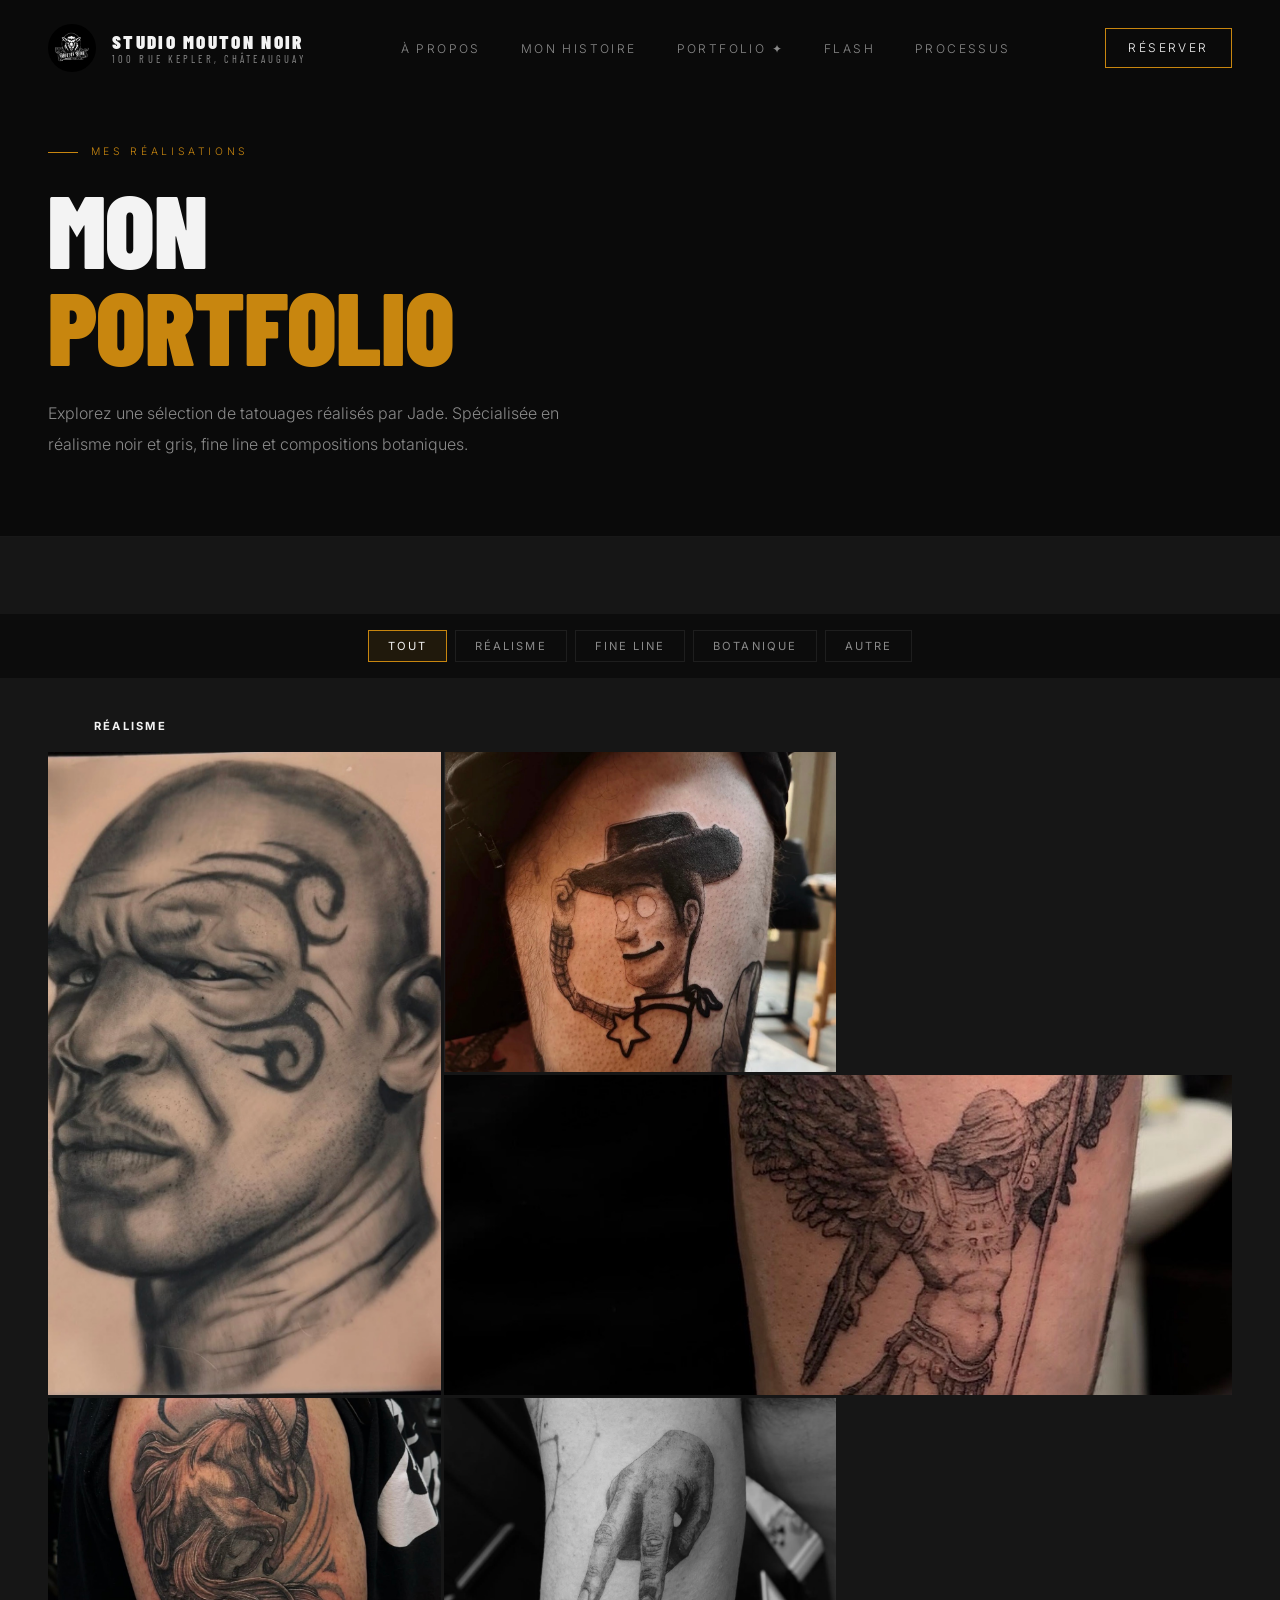
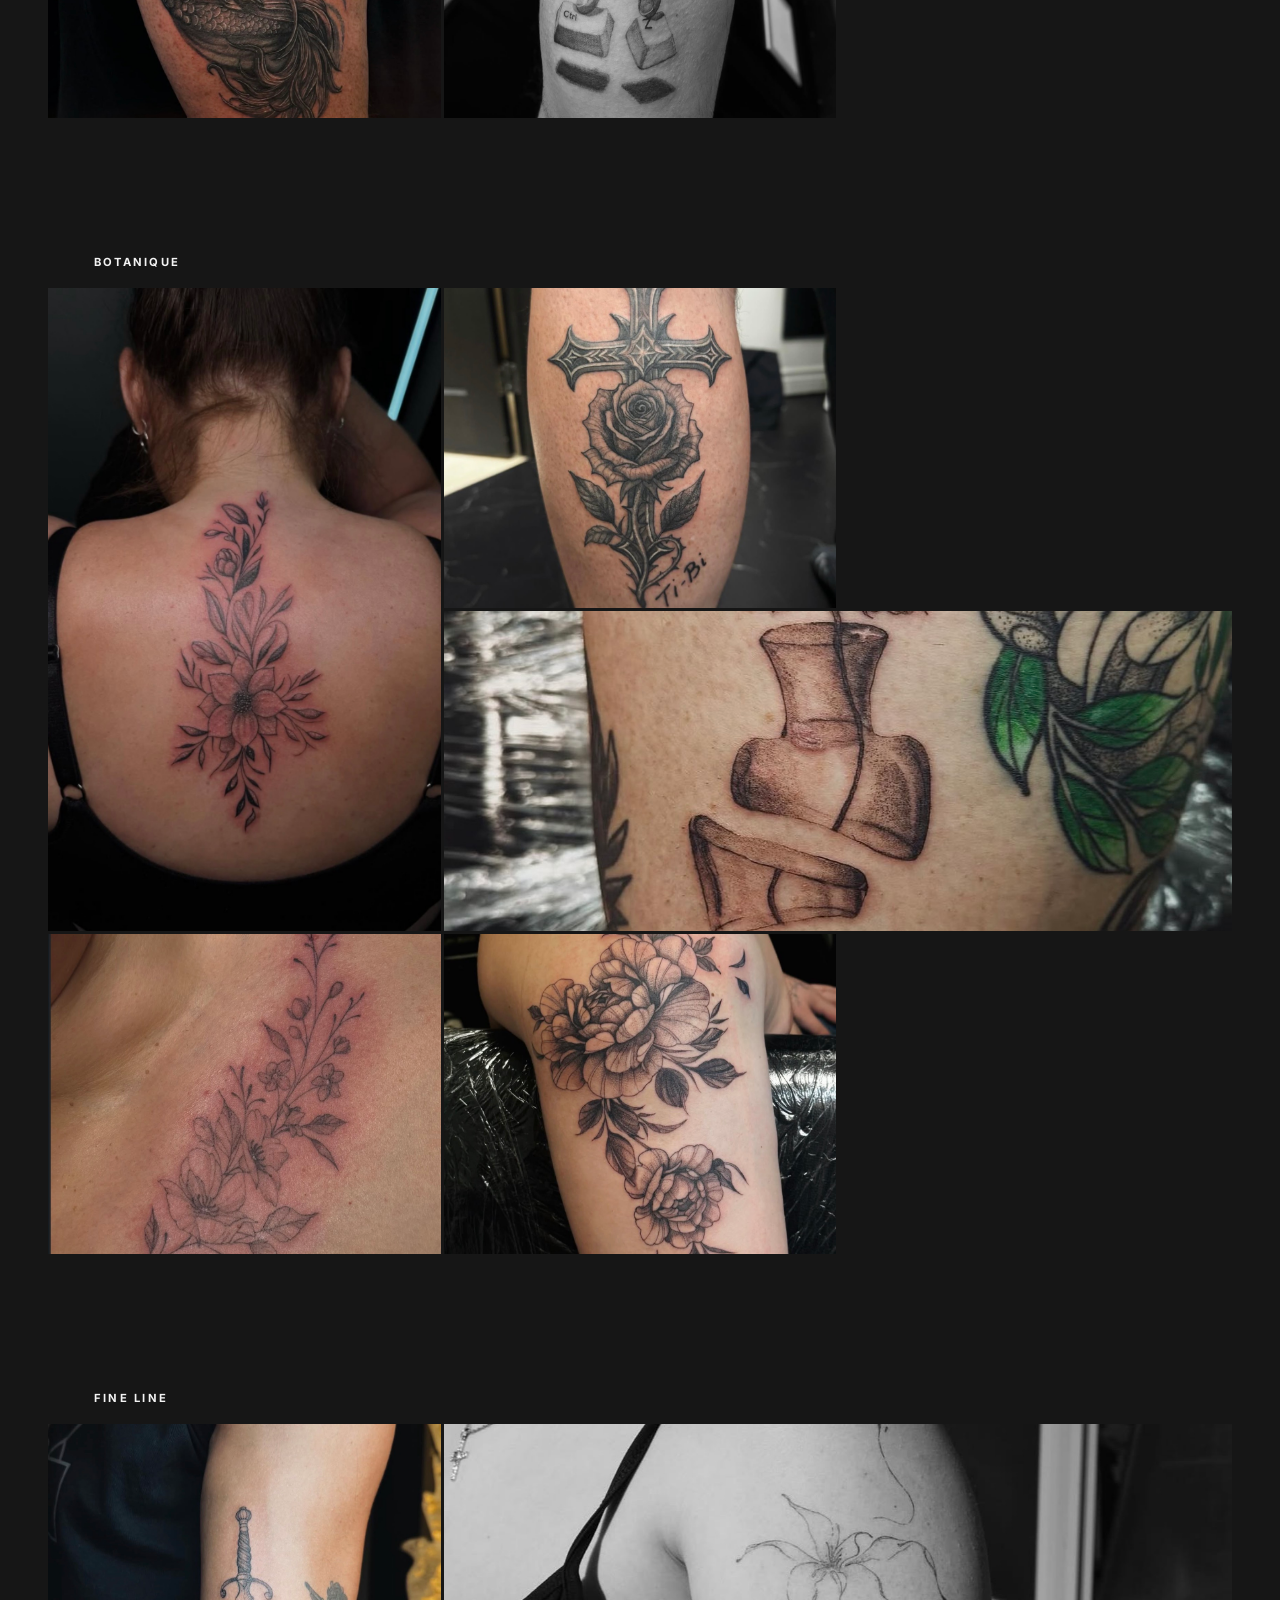
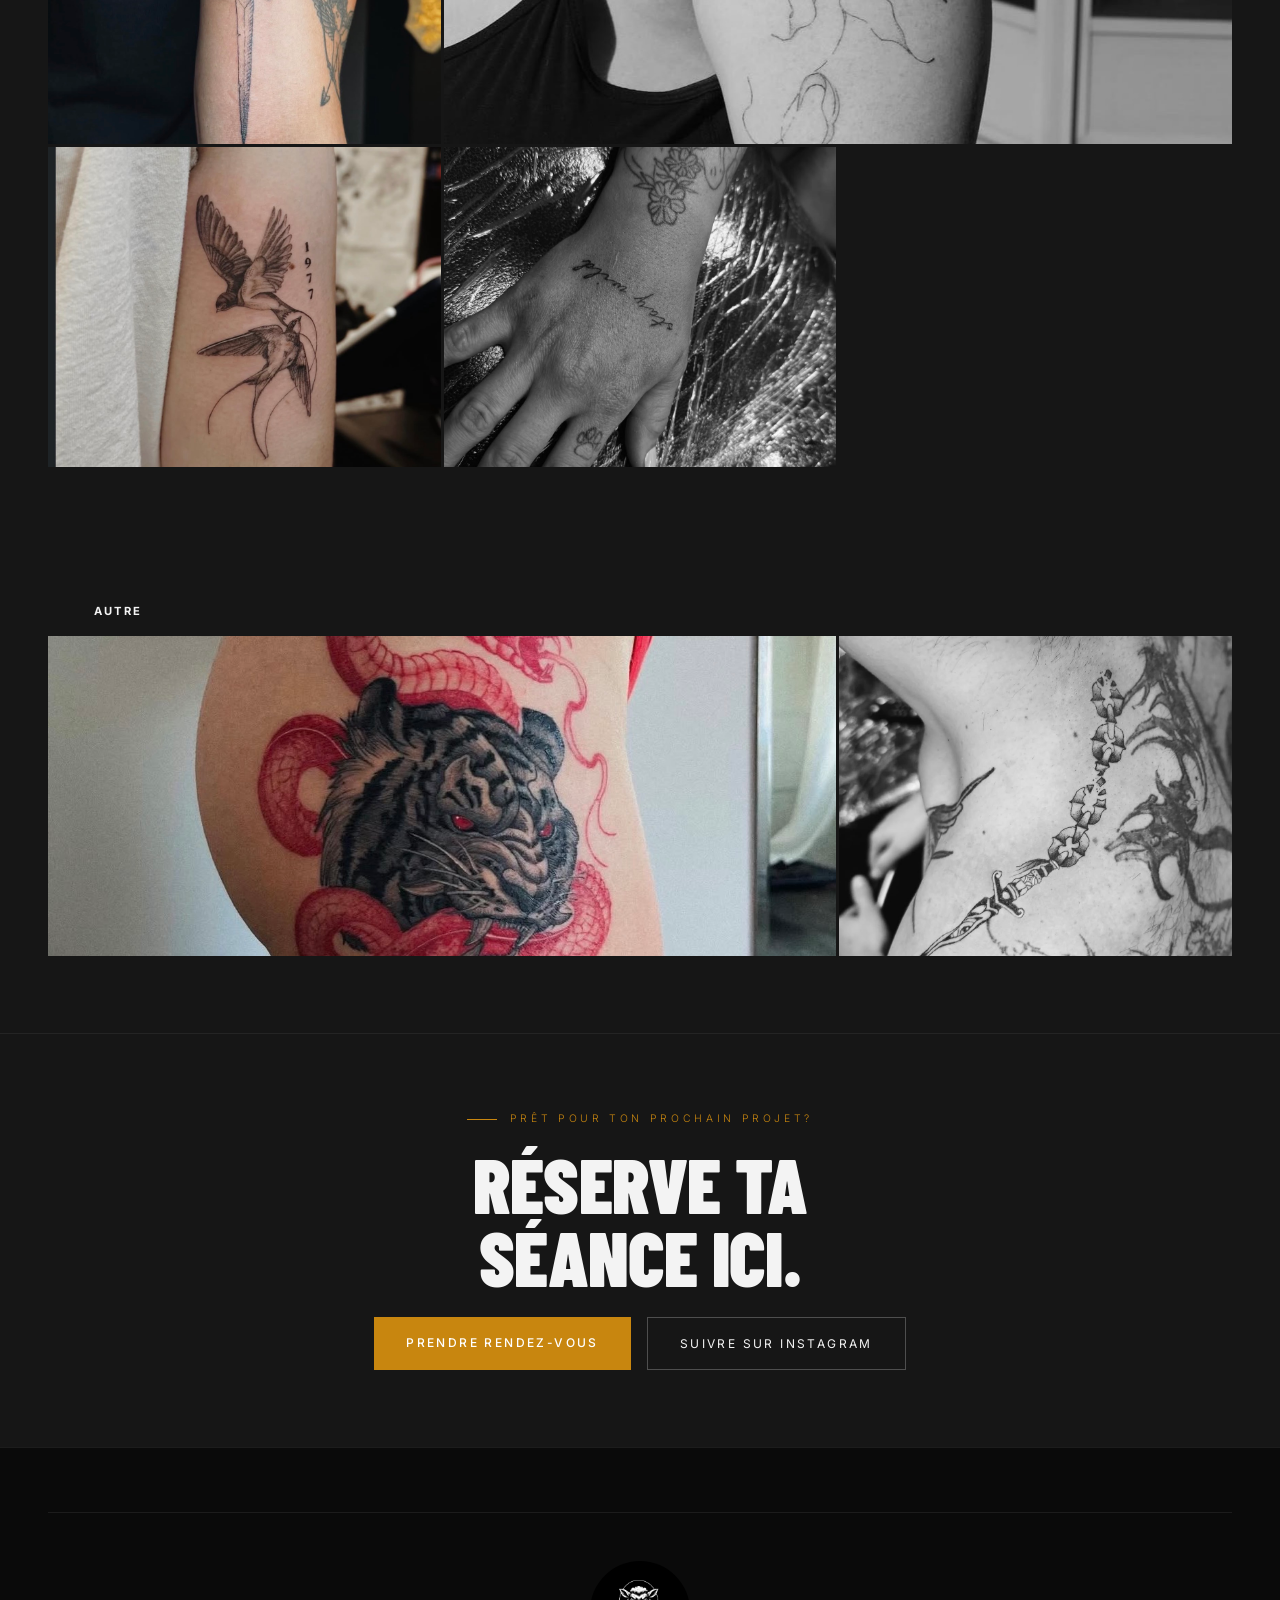
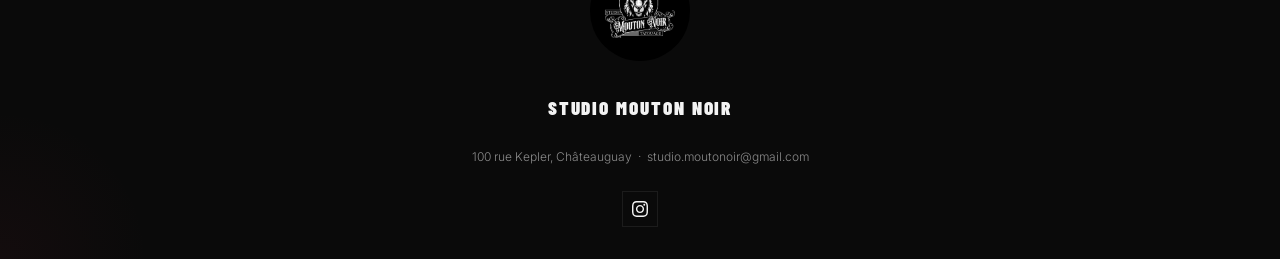
<file: portfolio.html>
<!DOCTYPE html>
<html lang="fr">
<head>
  <meta charset="UTF-8">
  <meta name="viewport" content="width=device-width, initial-scale=1.0">
  <title>Portfolio — Studio Mouton Noir</title>
  <meta name="description" content="Découvrez les réalisations de Jade au Studio Mouton Noir : Réalisme, Fine Line et Botanique.">
  <meta property="og:title" content="Portfolio — Studio Mouton Noir">
  <meta property="og:description" content="Découvrez les réalisations de Jade au Studio Mouton Noir : Réalisme, Fine Line et Botanique.">
  <meta property="og:url" content="https://studiomoutonnoir.ca/portfolio.html">
  <link rel="canonical" href="https://studiomoutonnoir.ca/portfolio.html">
  <link rel="preconnect" href="https://fonts.googleapis.com">
  <link rel="preconnect" href="https://fonts.gstatic.com" crossorigin>
  <link href="https://fonts.googleapis.com/css2?family=Barlow+Condensed:ital,wght@0,400;0,600;0,700;0,800;0,900;1,400&family=Inter:wght@300;400;500;600&display=swap" rel="stylesheet">
  <link rel="stylesheet" href="css/style.css">
</head>
<body>

<!-- ═══════════════════════════════════════════════════════
     NAVIGATION
═══════════════════════════════════════════════════════ -->
<nav class="nav scrolled">
  <a href="index.html" class="nav-logo">
    <div class="nav-logo-img"></div>
    <div class="nav-logo-text">
      Studio Mouton Noir
      <span>100 rue Kepler, Châteauguay</span>
    </div>
  </a>

  <ul class="nav-links">
    <li><a href="index.html#apropos">À propos</a></li>
    <li><a href="index.html#histoire">Mon histoire</a></li>
    <li><a href="portfolio.html" style="color:var(--offwhite)">Portfolio ✦</a></li>
    <li><a href="flash.html">Flash</a></li>
    <li><a href="index.html#processus">Processus</a></li>
  </ul>

  <a href="index.html#reservation" class="nav-cta">Réserver</a>

  <button class="nav-toggle" aria-label="Menu">
    <span></span><span></span><span></span>
  </button>
</nav>

<!-- Mobile nav -->
<div class="nav-mobile">
  <a href="index.html">Accueil</a>
  <a href="index.html#histoire">Mon histoire</a>
  <a href="portfolio.html">Portfolio</a>
  <a href="flash.html">Tatouages Flash</a>
  <a href="index.html#reservation">Réserver</a>
</div>

<!-- ═══════════════════════════════════════════════════════
     PORTFOLIO HERO
═══════════════════════════════════════════════════════ -->
<section class="flash-hero" style="padding: clamp(6rem,12vw,9rem) clamp(1.2rem,4vw,3rem) clamp(3rem,6vw,5rem); background: var(--black); border-bottom: 1px solid rgba(243,243,243,0.06);">
  <p class="section-label reveal">Mes réalisations</p>
  <h1 class="section-title reveal reveal-delay-1" style="font-size: clamp(3rem, 8vw, 7rem); margin-bottom: 1.5rem;">
    Mon<br><span style="color:var(--red)">Portfolio</span>
  </h1>
  <p class="reveal reveal-delay-2" style="color: var(--dim); font-size: 1rem; max-width: 560px; line-height: 1.9;">
    Explorez une sélection de tatouages réalisés par Jade. Spécialisée en réalisme noir et gris, fine line et compositions botaniques.
  </p>
</section>

<!-- ═══════════════════════════════════════════════════════
     PORTFOLIO CONTENT
═══════════════════════════════════════════════════════ -->
<section class="portfolio" id="portfolio_content" style="padding: clamp(3rem,6vw,5rem) clamp(1.2rem,4vw,3rem);">
  <!-- Filters -->
  <div class="portfolio-filters reveal">
    <button class="filter-btn active" data-filter="all">Tout</button>
    <button class="filter-btn" data-filter="realisme">Réalisme</button>
    <button class="filter-btn" data-filter="fineline">Fine Line</button>
    <button class="filter-btn" data-filter="botanique">Botanique</button>
    <button class="filter-btn" data-filter="autre">Autre</button>
  </div>

  <!-- ── RÉALISME ── -->
  <p class="portfolio-section-label reveal" id="cat-realisme">Réalisme</p>
  <div class="portfolio-grid" data-stagger style="margin-bottom: 6rem;">
    <!-- Mike Tyson (Main Image) -->
    <div class="portfolio-item item-tall" data-style="realisme" data-stagger-child style="opacity:0; transition:opacity 0.5s ease;">
      <div class="portfolio-item-bg"><img src="IMG_4621.jpg" alt="Portrait réalisme Mike Tyson" class="mobile-pos-tyson" style="width:100%;height:100%;object-fit:cover;object-position:center 20%;"></div>
      <div class="portfolio-item-overlay">
        <div class="portfolio-item-artist">Jade</div>
        <div class="portfolio-item-style">Réalisme</div>
      </div>
    </div>
    <!-- Woody -->
    <div class="portfolio-item" data-style="realisme" data-stagger-child style="opacity:0; transition:opacity 0.5s ease;">
      <div class="portfolio-item-bg"><img src="IMG_4651.jpg" alt="Portrait réalisme Woody" style="width:100%;height:100%;object-fit:cover;object-position:center 30%;"></div>
      <div class="portfolio-item-overlay">
        <div class="portfolio-item-artist">Jade</div>
        <div class="portfolio-item-style">Réalisme</div>
      </div>
    </div>
    <!-- Michelangelo -->
    <div class="portfolio-item item-wide" data-style="realisme" data-stagger-child style="opacity:0; transition:opacity 0.5s ease;">
      <div class="portfolio-item-bg"><img src="IMG_4637.jpg" alt="Ange Michel-Ange réalisme" style="width:100%;height:100%;object-fit:cover;object-position:center 40%;"></div>
      <div class="portfolio-item-overlay">
        <div class="portfolio-item-artist">Jade</div>
        <div class="portfolio-item-style">Réalisme</div>
      </div>
    </div>
    <!-- Capricorn -->
    <div class="portfolio-item" data-style="realisme" data-stagger-child style="opacity:0; transition:opacity 0.5s ease;">
      <div class="portfolio-item-bg"><img src="IMG_4630.jpg" alt="Capricorne réalisme" style="width:100%;height:100%;object-fit:cover;"></div>
      <div class="portfolio-item-overlay">
        <div class="portfolio-item-artist">Jade</div>
        <div class="portfolio-item-style">Réalisme</div>
      </div>
    </div>
    <!-- Ctrl+Z Hand -->
    <div class="portfolio-item" data-style="realisme" data-stagger-child style="opacity:0; transition:opacity 0.5s ease;">
      <div class="portfolio-item-bg"><img src="IMG_4718.jpg" alt="Main réalisme touches clavier Ctrl+Z" style="width:100%;height:100%;object-fit:cover;object-position:center 45%;"></div>
      <div class="portfolio-item-overlay">
        <div class="portfolio-item-artist">Jade</div>
        <div class="portfolio-item-style">Réalisme</div>
      </div>
    </div>
  </div>

  <!-- ── BOTANIQUE ── -->
  <p class="portfolio-section-label reveal" id="cat-botanique">Botanique</p>
  <div class="portfolio-grid" data-stagger style="margin-bottom: 6rem;">
    <!-- Spine Flowers -->
    <div class="portfolio-item item-tall" data-style="botanique" data-stagger-child style="opacity:0; transition:opacity 0.5s ease;">
      <div class="portfolio-item-bg"><img src="IMG_4624.jpg" alt="Fleurs botaniques colonne vertébrale" style="width:100%;height:100%;object-fit:cover;object-position:center 20%;"></div>
      <div class="portfolio-item-overlay">
        <div class="portfolio-item-artist">Jade</div>
        <div class="portfolio-item-style">Botanique</div>
      </div>
    </div>
    <!-- Rose + Cross -->
    <div class="portfolio-item" data-style="botanique" data-stagger-child style="opacity:0; transition:opacity 0.5s ease;">
      <div class="portfolio-item-bg"><img src="IMG_4639.jpg" alt="Rose et croix fine line" style="width:100%;height:100%;object-fit:cover;"></div>
      <div class="portfolio-item-overlay">
        <div class="portfolio-item-artist">Jade</div>
        <div class="portfolio-item-style">Botanique</div>
      </div>
    </div>
    <!-- Broken Vase Rose -->
    <div class="portfolio-item item-wide" data-style="botanique" data-stagger-child style="opacity:0; transition:opacity 0.5s ease;">
      <div class="portfolio-item-bg"><img src="IMG_4640.jpg" alt="Rose dans un vase brisé" style="width:100%;height:100%;object-fit:cover;"></div>
      <div class="portfolio-item-overlay">
        <div class="portfolio-item-artist">Jade</div>
        <div class="portfolio-item-style">Botanique</div>
      </div>
    </div>
    <!-- Chest Flowers -->
    <div class="portfolio-item" data-style="botanique" data-stagger-child style="opacity:0; transition:opacity 0.5s ease;">
      <div class="portfolio-item-bg"><img src="IMG_4634.jpg" alt="Fleurs botaniques chest" style="width:100%;height:100%;object-fit:cover;object-position:center 30%;"></div>
      <div class="portfolio-item-overlay">
        <div class="portfolio-item-artist">Jade</div>
        <div class="portfolio-item-style">Botanique</div>
      </div>
    </div>
    <!-- Arm Peonies -->
    <div class="portfolio-item" data-style="botanique" data-stagger-child style="opacity:0; transition:opacity 0.5s ease;">
      <div class="portfolio-item-bg"><img src="IMG_4629.jpg" alt="Pivoines bras" style="width:100%;height:100%;object-fit:cover;"></div>
      <div class="portfolio-item-overlay">
        <div class="portfolio-item-artist">Jade</div>
        <div class="portfolio-item-style">Botanique</div>
      </div>
    </div>
  </div>

  <!-- ── FINE LINE ── -->
  <p class="portfolio-section-label reveal" id="cat-fineline">Fine Line</p>
  <div class="portfolio-grid" data-stagger style="margin-bottom: 6rem;">
    <!-- Dagger/Sword -->
    <div class="portfolio-item" data-style="fineline" data-stagger-child style="opacity:0; transition:opacity 0.5s ease;">
      <div class="portfolio-item-bg"><img src="IMG_4647.jpg" alt="Dague fine line" style="width:100%;height:100%;object-fit:cover;object-position:center 35%;"></div>
      <div class="portfolio-item-overlay">
        <div class="portfolio-item-artist">Jade</div>
        <div class="portfolio-item-style">Fine Line</div>
      </div>
    </div>
    <!-- Hand/Flower -->
    <div class="portfolio-item item-wide" data-style="fineline" data-stagger-child style="opacity:0; transition:opacity 0.5s ease;">
      <div class="portfolio-item-bg"><img src="IMG_4654.jpg" alt="Main et fleur fine line" style="width:100%;height:100%;object-fit:cover;"></div>
      <div class="portfolio-item-overlay">
        <div class="portfolio-item-artist">Jade</div>
        <div class="portfolio-item-style">Fine Line</div>
      </div>
    </div>

    <!-- Birds 1977 -->
    <div class="portfolio-item" data-style="fineline" data-stagger-child style="opacity:0; transition:opacity 0.5s ease;">
      <div class="portfolio-item-bg"><img src="IMG_4623.jpg" alt="Oiseaux et année 1977 fine line" style="width:100%;height:100%;object-fit:cover;object-position:center 45%;"></div>
      <div class="portfolio-item-overlay">
        <div class="portfolio-item-artist">Jade</div>
        <div class="portfolio-item-style">Fine Line</div>
      </div>
    </div>
    <!-- Stay Wild Hand -->
    <div class="portfolio-item" data-style="fineline" data-stagger-child style="opacity:0; transition:opacity 0.5s ease;">
      <div class="portfolio-item-bg"><img src="IMG_4625.jpg" alt="Main stay wild fine line" style="width:100%;height:100%;object-fit:cover;object-position:center 40%;"></div>
      <div class="portfolio-item-overlay">
        <div class="portfolio-item-artist">Jade</div>
        <div class="portfolio-item-style">Fine Line</div>
      </div>
    </div>
  </div>

  <!-- ── AUTRE ── -->
  <p class="portfolio-section-label reveal" id="cat-autre">Autre</p>
  <div class="portfolio-grid" data-stagger>
    <!-- Tiger/Snake -->
    <div class="portfolio-item item-wide" data-style="autre" data-stagger-child style="opacity:0; transition:opacity 0.5s ease;">
      <div class="portfolio-item-bg"><img src="IMG_4622.jpg" alt="Tête de tigre et serpent rouge" class="mobile-pos-tiger" style="width:100%;height:100%;object-fit:cover;object-position:center 45%;"></div>
      <div class="portfolio-item-overlay">
        <div class="portfolio-item-artist">Jade</div>
        <div class="portfolio-item-style">Autre</div>
      </div>
    </div>
    <!-- Bear -->
    <div class="portfolio-item" data-style="autre" data-stagger-child style="opacity:0; transition:opacity 0.5s ease;">
      <div class="portfolio-item-bg"><img src="IMG_4633.jpg" alt="Ours fine line" style="width:100%;height:100%;object-fit:cover;object-position:center 40%;"></div>
      <div class="portfolio-item-overlay">
        <div class="portfolio-item-artist">Jade</div>
        <div class="portfolio-item-style">Autre</div>
      </div>
    </div>
  </div>
</section>

<!-- ═══════════════════════════════════════════════════════
     CTA
═══════════════════════════════════════════════════════ -->
<div style="background: var(--charcoal); padding: clamp(3rem,6vw,5rem) clamp(1.2rem,4vw,3rem); text-align: center; border-top: 1px solid rgba(243,243,243,0.06);">
  <p class="section-label reveal" style="justify-content: center;">Prêt pour ton prochain projet?</p>
  <h2 class="section-title reveal reveal-delay-1" style="margin-bottom: 1.5rem; text-align: center;">Réserve ta<br>séance ici.</h2>
  <div class="reveal reveal-delay-3" style="display: flex; gap: 1rem; justify-content: center; flex-wrap: wrap;">
    <a href="index.html#reservation" class="btn-primary">Prendre rendez-vous</a>
    <a href="https://www.instagram.com/studiomoutonoir/" target="_blank" rel="noopener" class="btn-outline">Suivre sur Instagram</a>
  </div>
</div>

<!-- ═══════════════════════════════════════════════════════
     FOOTER
═══════════════════════════════════════════════════════ -->
<footer>
  <div class="footer-bottom" style="padding-top: 3rem; flex-direction: column; align-items: center; text-align: center; gap: 1.5rem;">
    <div class="nav-logo-img" style="width:100px; height:100px; border:none; margin-bottom: 0.5rem;"></div>
    <a href="index.html" style="font-family:'Barlow Condensed',sans-serif; font-size:1.2rem; font-weight:900; letter-spacing:0.1em; text-transform:uppercase;">Studio Mouton Noir</a>
    <p style="font-size: 0.75rem; color: var(--dim);">100 rue Kepler, Châteauguay &nbsp;·&nbsp; <a href="mailto:studio.moutonoir@gmail.com" style="color:var(--dim)">studio.moutonoir@gmail.com</a></p>
    <a href="https://www.instagram.com/studiomoutonoir/" target="_blank" rel="noopener" class="social-link">
      <svg width="16" height="16" viewBox="0 0 24 24" fill="currentColor"><path d="M12 2.163c3.204 0 3.584.012 4.85.07 3.252.148 4.771 1.691 4.919 4.919.058 1.265.069 1.645.069 4.849 0 3.205-.012 3.584-.069 4.849-.149 3.225-1.664 4.771-4.919 4.919-1.266.058-1.644.07-4.85.07-3.204 0-3.584-.012-4.849-.07-3.26-.149-4.771-1.699-4.919-4.92-.058-1.265-.07-1.644-.07-4.849 0-3.204.013-3.583.07-4.849.149-3.227 1.664-4.771 4.919-4.919 1.266-.057 1.645-.069 4.849-.069zm0-2.163c-3.259 0-3.667.014-4.947.072-4.358.2-6.78 2.618-6.98 6.98-.059 1.281-.073 1.689-.073 4.948 0 3.259.014 3.668.072 4.948.2 4.358 2.618 6.78 6.98 6.98 1.281.058 1.689.072 4.948.072 3.259 0 3.668-.014 4.948-.072 4.354-.2 6.782-2.618 6.979-6.98.059-1.28.073-1.689.073-4.948 0-3.259-.014-3.667-.072-4.947-.196-4.354-2.617-6.78-6.979-6.98-1.281-.059-1.69-.073-4.949-.073zm0 5.838c-3.403 0-6.162 2.759-6.162 6.162s2.759 6.163 6.162 6.163 6.162-2.759 6.162-6.163c0-3.403-2.759-6.162-6.162-6.162zm0 10.162c-2.209 0-4-1.79-4-4 0-2.209 1.791-4 4-4s4 1.791 4 4c0 2.21-1.791 4-4 4zm6.406-11.845c-.796 0-1.441.645-1.441 1.44s.645 1.44 1.441 1.44c.795 0 1.439-.645 1.439-1.44s-.644-1.44-1.439-1.44z"/></svg>
    </a>
  </div>
</footer>

<button class="back-top" aria-label="Retour en haut">↑</button>

<script src="js/main.js"></script>
</body>
</html>
</file>
<file: css/style.css>
/* ============================================================
   Studio Mouton Noir — Stylesheet
   ============================================================ */

*, *::before, *::after { box-sizing: border-box; margin: 0; padding: 0; }

:root {
  --black:   #0A0A0A;
  --charcoal:#161616;
  --offwhite:#F3F3F3;
  --dim:     #8A8A8A;
  --red:     #C8860F;
  --red-dim: #8A5C07;
  --border:  rgba(243,243,243,0.08);
  --font-head: 'Barlow Condensed', sans-serif;
  --font-body: 'Inter', sans-serif;
}

html { scroll-behavior: smooth; font-size: 16px; }

body {
  background: var(--black);
  color: var(--offwhite);
  font-family: var(--font-body);
  font-weight: 300;
  line-height: 1.6;
  overflow-x: hidden;
  -webkit-font-smoothing: antialiased;
}

img { display: block; width: 100%; height: 100%; object-fit: cover; }
a { color: inherit; text-decoration: none; }
button { cursor: pointer; border: none; background: none; font-family: inherit; }

/* ── Scrollbar ─────────────────────────────────────────── */
::-webkit-scrollbar { width: 4px; }
::-webkit-scrollbar-track { background: var(--black); }
::-webkit-scrollbar-thumb { background: var(--red); border-radius: 2px; }

/* ── Selection ─────────────────────────────────────────── */
::selection { background: var(--red); color: #fff; }

/* ============================================================
   NAVIGATION
   ============================================================ */
.nav {
  position: fixed;
  top: 0; left: 0; right: 0;
  z-index: 100;
  display: flex;
  align-items: center;
  justify-content: space-between;
  padding: 1.5rem 3rem;
  transition: background 0.4s ease, padding 0.4s ease;
}
.nav.scrolled {
  background: rgba(10,10,10,0.95);
  backdrop-filter: blur(12px);
  padding: 1rem 3rem;
  border-bottom: 1px solid var(--border);
}

.nav-logo {
  display: flex;
  align-items: center;
  gap: 1rem;
  font-family: var(--font-head);
  font-weight: 900;
  font-size: 1.2rem;
  letter-spacing: 0.12em;
  text-transform: uppercase;
  line-height: 1.1;
}
.nav-logo-img {
  width: 48px;
  height: 48px;
  background-image: url('../nouveau-logo.png?v=2');
  background-size: cover;
  background-position: center;
  background-repeat: no-repeat;
  flex-shrink: 0;
  border-radius: 50%;
}
.nav-logo-text { display: flex; flex-direction: column; }
.nav-logo span { display: block; font-size: 0.65rem; font-weight: 400; letter-spacing: 0.3em; color: var(--dim); margin-top: 2px; }

.nav-links {
  display: flex;
  gap: 2.5rem;
  list-style: none;
}
.nav-links a {
  font-size: 0.75rem;
  letter-spacing: 0.2em;
  text-transform: uppercase;
  color: var(--dim);
  transition: color 0.25s;
}
.nav-links a:hover { color: var(--offwhite); }

.nav-cta {
  font-size: 0.75rem;
  letter-spacing: 0.2em;
  text-transform: uppercase;
  padding: 0.6rem 1.4rem;
  border: 1px solid var(--red);
  color: var(--offwhite);
  transition: background 0.25s, color 0.25s;
}
.nav-cta:hover { background: var(--red); }

/* Hamburger */
.nav-toggle {
  display: none;
  flex-direction: column;
  gap: 5px;
  padding: 4px;
  z-index: 101;
}
.nav-toggle span {
  display: block; width: 24px; height: 1.5px;
  background: var(--offwhite);
  transition: transform 0.3s, opacity 0.3s;
}
.nav-toggle.open span:nth-child(1) { transform: translateY(6.5px) rotate(45deg); }
.nav-toggle.open span:nth-child(2) { opacity: 0; }
.nav-toggle.open span:nth-child(3) { transform: translateY(-6.5px) rotate(-45deg); }

.nav-mobile {
  display: none;
  position: fixed;
  inset: 0;
  background: var(--black);
  z-index: 99;
  flex-direction: column;
  align-items: center;
  justify-content: center;
  gap: 2.5rem;
}
.nav-mobile.open { display: flex; }
.nav-mobile a {
  font-family: var(--font-head);
  font-size: 2.5rem;
  font-weight: 800;
  letter-spacing: 0.08em;
  text-transform: uppercase;
  color: var(--offwhite);
  transition: color 0.25s;
}
.nav-mobile a:hover { color: var(--red); }

/* ============================================================
   HERO
   ============================================================ */
.hero {
  position: relative;
  height: 100vh;
  min-height: 680px;
  display: flex;
  align-items: flex-end; /* Reverted to bottom align */
  padding: 0 3rem 5rem; /* Reverted padding */
  overflow: hidden;
}
.hero-logo-watermark {
  position: absolute;
  top: 50%;
  left: 50%;
  transform: translate(-50%, -50%);
  width: 90vh;
  height: 90vh;
  background-image: url('../nouveau-logo.png?v=2');
  background-size: contain;
  background-position: center;
  background-repeat: no-repeat;
  opacity: 0.04;
  pointer-events: none;
  z-index: 1;
}
@keyframes heroLogoSpin {
  from { transform: translate(-50%, -50%) rotate(0deg); }
  to { transform: translate(-50%, -50%) rotate(360deg); }
}

.hero-bg {
  position: absolute;
  inset: 0;
  background:
    linear-gradient(160deg, #0A0A0A 0%, #150e00 30%, #0d0a00 60%, #0A0A0A 100%);
}
/* Animated noise texture */
.hero-bg::before {
  content: '';
  position: absolute;
  inset: 0;
  background-image: url("data:image/svg+xml,%3Csvg viewBox='0 0 256 256' xmlns='http://www.w3.org/2000/svg'%3E%3Cfilter id='noise'%3E%3CfeTurbulence type='fractalNoise' baseFrequency='0.9' numOctaves='4' stitchTiles='stitch'/%3E%3C/filter%3E%3Crect width='100%25' height='100%25' filter='url(%23noise)' opacity='0.04'/%3E%3C/svg%3E");
  background-size: 200px;
  opacity: 0.4;
}
.hero-bg::after {
  content: '';
  position: absolute;
  bottom: 0; left: 0; right: 0;
  height: 40%;
  background: linear-gradient(to top, var(--black), transparent);
}

/* Decorative large letters */
.hero-deco {
  position: absolute;
  top: 50%;
  left: -0.02em;
  transform: translateY(-50%);
  font-family: var(--font-head);
  font-weight: 900;
  font-size: 32vw;
  line-height: 1;
  color: transparent;
  -webkit-text-stroke: 1px rgba(243,243,243,0.03);
  user-select: none;
  pointer-events: none;
  white-space: nowrap;
}

.hero-content {
  position: relative;
  z-index: 2;
  max-width: 900px;
}

.hero-eyebrow {
  font-size: 0.7rem;
  letter-spacing: 0.35em;
  text-transform: uppercase;
  color: var(--red);
  margin-bottom: 1.5rem;
  display: flex;
  align-items: center;
  gap: 1rem;
}
.hero-eyebrow::before {
  content: '';
  display: block;
  width: 40px;
  height: 1px;
  background: var(--red);
}

.hero-title {
  font-family: var(--font-head);
  font-weight: 900;
  font-size: clamp(3.5rem, 10vw, 9rem);
  line-height: 0.9;
  letter-spacing: -0.01em;
  text-transform: uppercase;
  margin-bottom: 1.5rem;
}
.hero-title .accent { color: var(--red); }

.hero-sub {
  font-size: clamp(0.85rem, 1.5vw, 1rem);
  color: var(--dim);
  max-width: 480px;
  line-height: 1.8;
  margin-bottom: 2.5rem;
  font-style: italic;
}

.hero-actions {
  display: flex;
  gap: 1rem;
  flex-wrap: wrap;
}

.btn-primary {
  display: inline-block;
  padding: 1rem 2rem;
  background: var(--red);
  color: #fff;
  font-size: 0.75rem;
  letter-spacing: 0.2em;
  text-transform: uppercase;
  font-weight: 500;
  transition: background 0.25s, transform 0.2s;
}
.btn-primary:hover { background: #b8293f; transform: translateY(-1px); }

.btn-outline {
  display: inline-block;
  padding: 1rem 2rem;
  border: 1px solid rgba(243,243,243,0.25);
  color: var(--offwhite);
  font-size: 0.75rem;
  letter-spacing: 0.2em;
  text-transform: uppercase;
  font-weight: 400;
  transition: border-color 0.25s, background 0.25s, transform 0.2s;
}
.btn-outline:hover {
  border-color: var(--offwhite);
  background: rgba(243,243,243,0.05);
  transform: translateY(-1px);
}

.hero-scroll {
  position: absolute;
  bottom: 2rem;
  right: 3rem;
  z-index: 2;
  display: flex;
  flex-direction: column;
  align-items: center;
  gap: 0.5rem;
  color: var(--dim);
  font-size: 0.65rem;
  letter-spacing: 0.2em;
  text-transform: uppercase;
  writing-mode: vertical-rl;
}
.hero-scroll::after {
  content: '';
  display: block;
  width: 1px;
  height: 60px;
  background: linear-gradient(to bottom, var(--dim), transparent);
  animation: scrollLine 1.8s ease-in-out infinite;
}
@keyframes scrollLine {
  0%   { transform: scaleY(0); transform-origin: top; }
  50%  { transform: scaleY(1); transform-origin: top; }
  51%  { transform: scaleY(1); transform-origin: bottom; }
  100% { transform: scaleY(0); transform-origin: bottom; }
}

/* ============================================================
   SECTIONS — shared
   ============================================================ */
section { padding: 7rem 3rem; }

.section-label {
  font-size: 0.65rem;
  letter-spacing: 0.35em;
  text-transform: uppercase;
  color: var(--red);
  margin-bottom: 1.2rem;
  display: flex;
  align-items: center;
  gap: 0.8rem;
}
.section-label::before {
  content: '';
  display: block;
  width: 30px;
  height: 1px;
  background: var(--red);
}

.section-title {
  font-family: var(--font-head);
  font-weight: 900;
  font-size: clamp(2.5rem, 6vw, 5rem);
  line-height: 0.95;
  text-transform: uppercase;
  letter-spacing: -0.01em;
}

/* Reveal animation */
.reveal {
  opacity: 0;
  transform: translateY(30px);
  transition: opacity 0.7s ease, transform 0.7s ease;
}
.reveal.visible {
  opacity: 1;
  transform: translateY(0);
}
.reveal-delay-1 { transition-delay: 0.1s; }
.reveal-delay-2 { transition-delay: 0.2s; }
.reveal-delay-3 { transition-delay: 0.3s; }
.reveal-delay-4 { transition-delay: 0.4s; }

/* Global visible class for JS reveals (staggers, etc) */
.visible {
  opacity: 1 !important;
  transform: translateY(0) !important;
}

/* ============================================================
   ABOUT / PHILOSOPHY
   ============================================================ */
.about {
  background: var(--charcoal);
  display: grid;
  grid-template-columns: 1fr 1fr;
  gap: 5rem;
  align-items: center;
}

.about-visual {
  position: relative;
  height: 600px;
}
.about-img-frame {
  position: absolute;
  inset: 0;
  background: #111;
  overflow: hidden;
}
.about-img-frame::before {
  content: '';
  position: absolute;
  inset: 0;
  background:
    radial-gradient(ellipse at 30% 40%, rgba(200,134,15,0.15) 0%, transparent 60%),
    linear-gradient(135deg, #120d00 0%, #0d0d0d 100%);
  z-index: 1;
}
.about-img-frame img {
  position: absolute;
  inset: 0;
  width: 100%;
  height: 100%;
  object-fit: cover;
  z-index: 2;
}
.about-img-placeholder {
  position: absolute;
  inset: 0;
  display: flex;
  flex-direction: column;
  align-items: center;
  justify-content: center;
  gap: 1rem;
}
.about-img-placeholder .sheep-icon {
  font-size: 5rem;
  opacity: 0.15;
  filter: grayscale(1);
}
.about-img-placeholder p {
  font-size: 0.7rem;
  letter-spacing: 0.2em;
  color: var(--dim);
  text-transform: uppercase;
}
.about-frame-border {
  position: absolute;
  top: 1.5rem;
  right: -1.5rem;
  width: 100%;
  height: 100%;
  border: 1px solid var(--red-dim);
  z-index: -1;
}

.about-text { padding: 2rem 0; }
.about-quote {
  font-family: var(--font-head);
  font-size: clamp(1.4rem, 3vw, 2rem);
  font-weight: 700;
  line-height: 1.2;
  color: var(--offwhite);
  margin: 2rem 0;
  padding-left: 1.5rem;
  border-left: 2px solid var(--red);
  font-style: italic;
}
.about-body {
  color: var(--dim);
  font-size: 0.95rem;
  line-height: 1.9;
}
.about-body p + p { margin-top: 1rem; }
.about-body strong { color: var(--offwhite); font-weight: 500; }

/* ============================================================
   STORY — Mon histoire
   ============================================================ */
.story {
  background: var(--black);
  padding: 10rem 3rem;
}

.story-inner {
  display: grid;
  grid-template-columns: 1fr 1.15fr;
  gap: 8rem;
  align-items: start;
  max-width: 1200px;
  margin: 0 auto;
}

/* Visual side */
.story-visual {
  position: relative;
  height: 620px;
}
.story-img-frame {
  position: absolute;
  inset: 0;
  background: #111;
  overflow: hidden;
}
.story-img-frame img {
  position: absolute;
  inset: 0;
  width: 100%;
  height: 100%;
  object-fit: cover;
  object-position: center 20%; /* Recadre plus haut pour mieux voir le visage */
  z-index: 2;
  transition: transform 0.8s ease;
}
.story-img-frame::before {
  content: '';
  position: absolute;
  inset: 0;
  background:
    radial-gradient(ellipse at 40% 30%, rgba(200,134,15,0.18) 0%, transparent 65%),
    linear-gradient(160deg, #130f00 0%, #0d0d0d 100%);
  z-index: 1;
}
.story-img-frame img {
  position: absolute;
  inset: 0;
  width: 100%;
  height: 100%;
  object-fit: cover;
  object-position: center top;
  z-index: 2;
  transition: transform 0.8s ease;
}
.story-img-frame:hover img {
  transform: scale(1.05);
}
.story-img-placeholder {
  position: absolute;
  inset: 0;
  display: flex;
  flex-direction: column;
  align-items: center;
  justify-content: center;
  gap: 1rem;
}
.story-initials {
  font-family: var(--font-head);
  font-size: 11rem;
  font-weight: 900;
  color: rgba(243,243,243,0.04);
  letter-spacing: -0.02em;
  line-height: 1;
}
.story-img-placeholder p {
  font-size: 0.7rem;
  letter-spacing: 0.2em;
  color: var(--dim);
  text-transform: uppercase;
}
.story-frame-border {
  position: absolute;
  top: 1.5rem;
  right: -1.5rem;
  width: 100%;
  height: 100%;
  border: 1px solid var(--red-dim);
  z-index: -1;
}

/* Floating badge */
.story-badge {
  position: absolute;
  bottom: 2.5rem;
  right: -2rem;
  background: var(--charcoal);
  border: 1px solid var(--red);
  padding: 1.2rem 1.6rem;
  text-align: center;
  z-index: 2;
}
.story-badge-year {
  display: block;
  font-family: var(--font-head);
  font-size: 2.5rem;
  font-weight: 900;
  line-height: 1;
  color: var(--red);
}
.story-badge-label {
  display: block;
  font-size: 0.6rem;
  letter-spacing: 0.25em;
  text-transform: uppercase;
  color: var(--dim);
  margin-top: 0.3rem;
}

/* Content side */
.story-content { padding: 1rem 0; }

/* Specialty tags */
.story-tags {
  display: flex;
  flex-wrap: wrap;
  gap: 0.5rem;
  margin: 2rem 0 2rem;
}
.story-tag {
  font-size: 0.65rem;
  letter-spacing: 0.18em;
  text-transform: uppercase;
  padding: 0.4rem 1rem;
  border: 1px solid var(--red);
  color: var(--red);
  background: rgba(200,134,15,0.06);
  transition: background 0.25s, color 0.25s;
}
.story-tag:hover {
  background: rgba(200,134,15,0.15);
  color: var(--offwhite);
}

.story-cta {
  display: flex;
  gap: 1rem;
  flex-wrap: wrap;
}

/* ============================================================
   ARTISTS (kept minimal for potential future use)
   ============================================================ */
.artists { background: var(--black); }

.artists-header {
  display: flex;
  justify-content: space-between;
  align-items: flex-end;
  margin-bottom: 4rem;
}
.artists-header-right {
  font-size: 0.8rem;
  color: var(--dim);
  letter-spacing: 0.05em;
}

.artists-grid {
  display: grid;
  grid-template-columns: repeat(auto-fill, minmax(320px, 1fr));
  gap: 2px;
}

.artist-card {
  position: relative;
  background: var(--charcoal);
  overflow: hidden;
  cursor: pointer;
}
.artist-card-img {
  height: 480px;
  background: #111;
  position: relative;
  overflow: hidden;
}
.artist-card-img::before {
  content: '';
  position: absolute;
  inset: 0;
  background:
    radial-gradient(ellipse at 50% 30%, rgba(200,134,15,0.2) 0%, transparent 65%),
    linear-gradient(180deg, #120d00 0%, #0d0d0d 100%);
  transition: opacity 0.4s;
}
.artist-card:hover .artist-card-img::before {
  opacity: 0.6;
}
.artist-card-img-placeholder {
  position: absolute;
  inset: 0;
  display: flex;
  align-items: center;
  justify-content: center;
}
.artist-initials {
  font-family: var(--font-head);
  font-size: 8rem;
  font-weight: 900;
  color: rgba(243,243,243,0.04);
  letter-spacing: -0.02em;
}
.artist-card-overlay {
  position: absolute;
  bottom: 0; left: 0; right: 0;
  padding: 2.5rem 2rem 2rem;
  background: linear-gradient(to top, rgba(10,10,10,0.95) 0%, transparent 100%);
  transform: translateY(0);
  transition: transform 0.4s ease;
}
.artist-card:hover .artist-card-overlay {
  transform: translateY(-8px);
}
.artist-name {
  font-family: var(--font-head);
  font-size: 2rem;
  font-weight: 800;
  text-transform: uppercase;
  letter-spacing: 0.04em;
  margin-bottom: 0.3rem;
}
.artist-style {
  font-size: 0.75rem;
  color: var(--red);
  letter-spacing: 0.2em;
  text-transform: uppercase;
  margin-bottom: 1rem;
}
.artist-card-links {
  display: flex;
  gap: 1rem;
  opacity: 0;
  transform: translateY(10px);
  transition: opacity 0.3s 0.1s, transform 0.3s 0.1s;
}
.artist-card:hover .artist-card-links { opacity: 1; transform: translateY(0); }
.artist-card-links a {
  font-size: 0.7rem;
  letter-spacing: 0.15em;
  text-transform: uppercase;
  color: var(--offwhite);
  padding: 0.5rem 1rem;
  border: 1px solid rgba(243,243,243,0.2);
  transition: border-color 0.2s, background 0.2s;
}
.artist-card-links a:hover { border-color: var(--red); background: rgba(200,134,15,0.1); }
.artist-card-links .ig-link {
  border-color: var(--red);
  color: var(--red);
}
.artist-card-links .ig-link:hover { background: rgba(200,134,15,0.2); }

/* ============================================================
   PORTFOLIO
   ============================================================ */
.portfolio { background: var(--charcoal); }

.portfolio-header {
  display: flex;
  justify-content: space-between;
  align-items: flex-end;
  margin-bottom: 3rem;
  flex-wrap: wrap;
  gap: 1.5rem;
}

.portfolio-filters {
  display: flex;
  justify-content: center;
  gap: 0.5rem;
  flex-wrap: wrap;
  position: sticky;
  top: 70px; /* Aligné sous la nav */
  z-index: 90;
  background: rgba(10, 10, 10, 0.8);
  backdrop-filter: blur(8px);
  padding: 1rem 0;
  margin: 0 -3rem; /* Pour compenser le padding de la section */
}
.filter-btn {
  padding: 0.5rem 1.2rem;
  font-size: 0.7rem;
  letter-spacing: 0.18em;
  text-transform: uppercase;
  color: var(--dim);
  border: 1px solid var(--border);
  background: transparent;
  transition: all 0.25s;
}
.filter-btn:hover, .filter-btn.active {
  color: var(--offwhite);
  border-color: var(--red);
  background: rgba(200,134,15,0.1);
}

.portfolio-section-label {
  display: flex;
  align-items: center;
  gap: 14px;
  font-family: 'Inter', sans-serif;
  font-size: 0.7rem;
  font-weight: 700;
  letter-spacing: 0.2em;
  text-transform: uppercase;
  color: var(--accent);
  padding: 40px 0 16px;
}
.portfolio-section-label::before {
  content: '';
  display: block;
  width: 32px;
  height: 2px;
  background: var(--accent);
  flex-shrink: 0;
}

.portfolio-grid {
  display: grid;
  grid-template-columns: repeat(3, 1fr);
  grid-auto-rows: 320px;
  gap: 3px;
}
.portfolio-grid .item-wide { grid-column: span 2; }
.portfolio-grid .item-tall { grid-row: span 2; }

.portfolio-item {
  position: relative;
  overflow: hidden;
  background: #111;
  cursor: pointer;
}
.portfolio-item-bg {
  position: absolute;
  inset: 0;
  transition: transform 0.6s ease;
}
.portfolio-item:hover .portfolio-item-bg { transform: scale(1.04); }

/* Default placeholder colors removed to show images */
.portfolio-item-bg { background: #111; }

.portfolio-item-overlay {
  position: absolute;
  inset: 0;
  background: rgba(10,10,10,0.75);
  display: flex;
  flex-direction: column;
  align-items: center;
  justify-content: center;
  opacity: 0;
  transition: opacity 0.35s ease;
  text-align: center;
  padding: 1.5rem;
}
.portfolio-item:hover .portfolio-item-overlay { opacity: 1; }

.portfolio-item-placeholder {
  position: absolute;
  inset: 0;
  display: flex;
  align-items: center;
  justify-content: center;
}
.portfolio-item-placeholder span {
  font-size: 0.65rem;
  letter-spacing: 0.2em;
  color: rgba(243,243,243,0.08);
  text-transform: uppercase;
}

.portfolio-item-artist {
  font-size: 0.7rem;
  letter-spacing: 0.2em;
  color: var(--red);
  text-transform: uppercase;
  margin-bottom: 0.5rem;
}
.portfolio-item-style {
  font-family: var(--font-head);
  font-size: 1.4rem;
  font-weight: 700;
  text-transform: uppercase;
  letter-spacing: 0.05em;
}

/* ============================================================
   PROCESS
   ============================================================ */
.process { background: var(--black); }

.process-header { margin-bottom: 5rem; }

.process-steps {
  display: grid;
  grid-template-columns: repeat(4, 1fr);
  gap: 2px;
}
.process-step {
  background: var(--charcoal);
  padding: 5rem 2.5rem;
  position: relative;
  overflow: hidden;
  transition: background 0.3s;
  display: flex;
  flex-direction: column;
  justify-content: flex-end;
  min-height: 450px;
}
.process-step-bg {
  position: absolute;
  inset: 0;
  z-index: 0;
  transition: transform 0.8s cubic-bezier(0.165, 0.84, 0.44, 1);
}
.process-step:hover .process-step-bg {
  transform: scale(1.1);
}
.process-step-overlay {
  position: absolute;
  inset: 0;
  background: linear-gradient(to bottom, rgba(10,10,10,0.2) 0%, rgba(10,10,10,0.9) 100%);
  z-index: 1;
}
.step-number, .step-title, .step-desc {
  position: relative;
  z-index: 2;
}
.process-step:hover { background: #1e1e1e; }
.process-step::before {
  content: '';
  position: absolute;
  top: 0; left: 0; right: 0;
  height: 2px;
  background: var(--red);
  transform: scaleX(0);
  transform-origin: left;
  transition: transform 0.4s ease;
}
.process-step:hover::before { transform: scaleX(1); }

.step-number {
  font-family: var(--font-head);
  font-size: 5rem;
  font-weight: 900;
  line-height: 1;
  color: var(--red);
  opacity: 0.2;
  margin-bottom: 1rem;
  display: block;
}
.step-title {
  font-family: var(--font-head);
  font-size: 1.5rem;
  font-weight: 800;
  text-transform: uppercase;
  letter-spacing: 0.05em;
  margin-bottom: 1rem;
  color: var(--offwhite);
}
.step-desc {
  font-size: 0.9rem;
  color: var(--dim);
  line-height: 1.8;
}

/* ============================================================
   FLASH PROMO BANNER
   ============================================================ */
.flash-banner {
  background: var(--red);
  padding: 4rem 3rem;
  display: flex;
  align-items: center;
  justify-content: space-between;
  gap: 2rem;
  flex-wrap: wrap;
}
.flash-banner-text { display: flex; flex-direction: column; }
.flash-banner-text .label {
  font-size: 0.7rem;
  letter-spacing: 0.3em;
  text-transform: uppercase;
  margin-bottom: 0.8rem;
  opacity: 0.7;
}
.flash-banner-text .title {
  font-family: var(--font-head);
  font-size: clamp(2rem, 4vw, 3.5rem);
  font-weight: 900;
  text-transform: uppercase;
  line-height: 0.95;
}
.flash-banner .btn-flash {
  display: inline-block;
  padding: 1rem 2.5rem;
  background: var(--offwhite);
  color: var(--red);
  font-size: 0.75rem;
  letter-spacing: 0.2em;
  text-transform: uppercase;
  font-weight: 600;
  transition: opacity 0.25s, transform 0.2s;
  white-space: nowrap;
}
.flash-banner .btn-flash:hover { opacity: 0.9; transform: translateY(-1px); }

/* ============================================================
   BOOKING
   ============================================================ */
.booking {
  background: var(--charcoal);
  display: grid;
  grid-template-columns: 1fr 1fr;
  gap: 6rem;
  align-items: start;
}

.booking-info { padding-top: 1rem; }
.booking-info .section-title { margin-bottom: 1.5rem; }
.booking-info p {
  color: var(--dim);
  font-size: 0.95rem;
  line-height: 1.9;
  margin-bottom: 2.5rem;
}

.booking-contact-item {
  display: flex;
  align-items: center;
  gap: 1rem;
  padding: 1.2rem 0;
  border-bottom: 1px solid var(--border);
}
.booking-contact-icon {
  width: 36px; height: 36px;
  border: 1px solid var(--red);
  display: flex;
  align-items: center;
  justify-content: center;
  flex-shrink: 0;
  font-size: 0.85rem;
}
.booking-contact-label {
  font-size: 0.65rem;
  letter-spacing: 0.2em;
  text-transform: uppercase;
  color: var(--dim);
  margin-bottom: 0.2rem;
}
.booking-contact-value {
  font-size: 0.9rem;
  color: var(--offwhite);
}
.booking-contact-value a:hover { color: var(--red); transition: color 0.2s; }

.booking-form { display: flex; flex-direction: column; }
.form-row {
  display: grid;
  grid-template-columns: 1fr 1fr;
  gap: 1rem;
}
.form-group {
  margin-bottom: 1rem;
}
.form-group.full { grid-column: 1 / -1; }
.form-label {
  display: block;
  font-size: 0.65rem;
  letter-spacing: 0.2em;
  text-transform: uppercase;
  color: var(--dim);
  margin-bottom: 0.5rem;
}
.form-label-optional {
  font-size: 0.6rem;
  letter-spacing: 0.1em;
  color: rgba(138,138,138,0.5);
  text-transform: none;
  font-style: italic;
}
.form-input,
.form-textarea,
.form-select {
  width: 100%;
  background: rgba(243,243,243,0.04);
  border: 1px solid var(--border);
  color: var(--offwhite);
  font-family: var(--font-body);
  font-size: 0.9rem;
  font-weight: 300;
  padding: 0.9rem 1rem;
  outline: none;
  transition: border-color 0.25s, background 0.25s;
  -webkit-appearance: none;
  appearance: none;
}
.form-select { background-image: url("data:image/svg+xml,%3Csvg xmlns='http://www.w3.org/2000/svg' width='10' height='6'%3E%3Cpath d='M0 0l5 6 5-6z' fill='%238A8A8A'/%3E%3C/svg%3E"); background-repeat: no-repeat; background-position: right 1rem center; padding-right: 2.5rem; cursor: pointer; }
.form-input:focus, .form-textarea:focus, .form-select:focus {
  border-color: var(--red);
  background: rgba(200,134,15,0.04);
}
.form-input::placeholder, .form-textarea::placeholder { color: rgba(138,138,138,0.5); }
.form-textarea { resize: vertical; min-height: 120px; }

.form-file-label {
  display: flex;
  align-items: center;
  gap: 0.8rem;
  padding: 0.9rem 1rem;
  border: 1px dashed rgba(243,243,243,0.15);
  cursor: pointer;
  transition: border-color 0.25s;
  font-size: 0.8rem;
  color: var(--dim);
}
.form-file-label:hover { border-color: var(--red); color: var(--offwhite); }
.form-file-label input { display: none; }
.form-file-icon { color: var(--red); font-size: 1rem; }

.form-submit {
  width: 100%;
  padding: 1.1rem;
  background: var(--red);
  color: #fff;
  font-family: var(--font-body);
  font-size: 0.75rem;
  letter-spacing: 0.25em;
  text-transform: uppercase;
  font-weight: 500;
  transition: background 0.25s, transform 0.2s;
  margin-top: 0.5rem;
}
.form-submit:hover { background: #a86d09; transform: translateY(-1px); }

/* ============================================================
   INSTAGRAM
   ============================================================ */
.instagram { background: var(--black); }

.instagram-header {
  display: flex;
  justify-content: space-between;
  align-items: flex-end;
  margin-bottom: 3rem;
  flex-wrap: wrap;
  gap: 1rem;
}
.instagram-handle {
  display: flex;
  align-items: center;
  gap: 0.5rem;
  font-size: 0.85rem;
  color: var(--dim);
  transition: color 0.25s;
}
.instagram-handle:hover { color: var(--offwhite); }
.instagram-handle .at { color: var(--red); }

.instagram-grid {
  display: grid;
  grid-template-columns: repeat(5, 1fr);
  gap: 3px;
}
.instagram-item {
  aspect-ratio: 1;
  background: var(--charcoal);
  position: relative;
  overflow: hidden;
  cursor: pointer;
}
.instagram-item-bg {
  position: absolute;
  inset: 0;
  transition: transform 0.5s ease;
}
.instagram-item:nth-child(odd) .instagram-item-bg  { background: linear-gradient(135deg, #1a1300, #0d0d0d); }
.instagram-item:nth-child(even) .instagram-item-bg { background: linear-gradient(135deg, #101010, #1a1000); }
.instagram-item:hover .instagram-item-bg { transform: scale(1.05); }

.instagram-item-overlay {
  position: absolute;
  inset: 0;
  background: rgba(200,134,15,0.6);
  display: flex;
  align-items: center;
  justify-content: center;
  opacity: 0;
  transition: opacity 0.3s;
}
.instagram-item:hover .instagram-item-overlay { opacity: 1; }
.instagram-item-overlay svg { width: 28px; height: 28px; fill: #fff; }

.instagram-placeholder {
  position: absolute;
  inset: 0;
  display: flex;
  align-items: center;
  justify-content: center;
  font-size: 0.6rem;
  letter-spacing: 0.15em;
  color: rgba(243,243,243,0.06);
  text-transform: uppercase;
}

.instagram-cta {
  text-align: center;
  margin-top: 3rem;
}

/* ============================================================
   LOCATION
   ============================================================ */
.location { background: var(--charcoal); padding: 0; overflow: hidden; }

.location-inner {
  display: grid;
  grid-template-columns: 1fr 1.5fr;
  min-height: 500px;
}
.location-info {
  padding: 5rem 3rem;
  display: flex;
  flex-direction: column;
  justify-content: center;
  gap: 2rem;
}
.location-detail {
  display: flex;
  gap: 1rem;
  align-items: flex-start;
}
.location-detail-icon {
  width: 32px; height: 32px;
  border: 1px solid var(--red);
  display: flex;
  align-items: center;
  justify-content: center;
  flex-shrink: 0;
  margin-top: 2px;
  font-size: 0.8rem;
  color: var(--red);
}
.location-detail-label {
  font-size: 0.65rem;
  letter-spacing: 0.2em;
  text-transform: uppercase;
  color: var(--dim);
  margin-bottom: 0.3rem;
}
.location-detail-value {
  font-size: 0.95rem;
  line-height: 1.6;
}
.location-detail-value a:hover { color: var(--red); transition: color 0.2s; }

.location-map {
  position: relative;
  background: #111;
}
.location-map iframe {
  width: 100%;
  height: 100%;
  border: none;
  filter: grayscale(1) invert(0.85) contrast(1.1);
  opacity: 0.7;
}

/* ============================================================
   FOOTER
   ============================================================ */
footer {
  background: var(--black);
  border-top: 1px solid var(--border);
  padding: 4rem 3rem 2rem;
}

.footer-top {
  display: grid;
  grid-template-columns: 2fr 1fr 1fr 1fr;
  gap: 3rem;
  margin-bottom: 4rem;
}

.footer-brand .logo {
  font-family: var(--font-head);
  font-weight: 900;
  font-size: 1.5rem;
  letter-spacing: 0.1em;
  text-transform: uppercase;
  margin-bottom: 0.5rem;
}
.footer-brand .tagline {
  font-size: 0.8rem;
  color: var(--dim);
  font-style: italic;
  margin-bottom: 1.5rem;
}
.footer-brand p {
  font-size: 0.85rem;
  color: var(--dim);
  line-height: 1.8;
  max-width: 260px;
}

.footer-col-title {
  font-size: 0.65rem;
  letter-spacing: 0.25em;
  text-transform: uppercase;
  color: var(--offwhite);
  margin-bottom: 1.5rem;
}
.footer-col ul {
  list-style: none;
  display: flex;
  flex-direction: column;
  gap: 0.8rem;
}
.footer-col ul a {
  font-size: 0.85rem;
  color: var(--dim);
  transition: color 0.25s;
}
.footer-col ul a:hover { color: var(--offwhite); }

.footer-bottom {
  display: flex;
  justify-content: space-between;
  align-items: center;
  padding-top: 2rem;
  border-top: 1px solid var(--border);
  gap: 1rem;
  flex-wrap: wrap;
}
.footer-bottom p {
  font-size: 0.75rem;
  color: var(--dim);
}
.footer-bottom .red { color: var(--red); }

.social-links {
  display: flex;
  gap: 1rem;
}
.social-link {
  width: 36px; height: 36px;
  border: 1px solid var(--border);
  display: flex;
  align-items: center;
  justify-content: center;
  transition: border-color 0.25s, background 0.25s;
  font-size: 0.8rem;
}
.social-link:hover { border-color: var(--red); background: rgba(200,134,15,0.1); }

/* ============================================================
   RESPONSIVE
   ============================================================ */
@media (max-width: 1100px) {
  .about { grid-template-columns: 1fr; }
  .about-visual { height: 400px; order: -1; }
  .about-frame-border { display: none; }

  .story { padding: 6rem 1.5rem; }
  .story-inner { grid-template-columns: 1fr; gap: 3rem; }
  .story-visual { height: 420px; order: -1; }
  .story-frame-border { display: none; }
  .story-badge { right: 1rem; bottom: 1.5rem; transform: scale(0.9); }

  .process-steps { grid-template-columns: repeat(2, 1fr); }

  .booking { grid-template-columns: 1fr; gap: 4rem; }

  .footer-top { grid-template-columns: 1fr 1fr; gap: 2.5rem; }
}

@media (max-width: 900px) {
  section { padding: 5rem 1.5rem; }

  .nav { padding: 1.2rem 1.5rem; }
  .nav.scrolled { padding: 0.9rem 1.5rem; }
  .nav-links, .nav-cta { display: none; }
  .nav-toggle { display: flex; min-width: 44px; min-height: 44px; align-items: center; justify-content: center; }

  .hero { padding: 0 1.5rem 4rem; }
  .hero-scroll { display: none; }

  .portfolio-grid {
    grid-template-columns: repeat(2, 1fr);
  }
  .portfolio-grid .item-wide { grid-column: span 1; }

  /* Fix portfolio filters negative margin to match 1.5rem section padding */
  .portfolio-filters { margin: 0 -1.5rem; }

  .instagram-grid { grid-template-columns: repeat(3, 1fr); }

  .location-inner { grid-template-columns: 1fr; }
  .location-map { height: 350px; }

  .footer-top { grid-template-columns: 1fr; gap: 2rem; }

  /* Flash page mobile */
  .flash-hero { padding-top: 7rem; padding-left: 1.5rem; padding-right: 1.5rem; }
  .flash-intro { padding: 2.5rem 1.5rem; }
  .flash-category-title { padding: 2rem 1.5rem 1rem; font-size: 1.5rem; }
  .flash-note { padding: 2rem 1.5rem; margin: 0 0 2rem; }
}

@media (max-width: 600px) {
  .portfolio-grid {
    grid-template-columns: 1fr;
    grid-auto-rows: unset;
  }
  .portfolio-grid .item-tall { grid-row: span 1; }
  .portfolio-item { aspect-ratio: 4 / 5; }

  /* Always show category label on mobile — no hover on touch screens */
  .portfolio-item-overlay {
    opacity: 1;
    background: linear-gradient(to top, rgba(10,10,10,0.85) 0%, transparent 55%);
    justify-content: flex-end;
    align-items: flex-start;
    padding: 0 1rem 1rem;
  }

  /* Ajustements spécifiques demandés par l'utilisateur */
  .mobile-pos-tyson {
    object-position: center 15% !important;
  }
  .mobile-pos-tiger {
    object-position: center 35% !important;
  }

  .process-steps { grid-template-columns: 1fr; }

  .form-row { grid-template-columns: 1fr; }

  /* Prevent iOS auto-zoom on form focus */
  .form-input,
  .form-textarea,
  .form-select { font-size: 1rem; }

  .instagram-grid { grid-template-columns: repeat(2, 1fr); }

  .about { padding: 4rem 1.5rem; }
  .flash-banner { padding: 3rem 1.5rem; }
  .flash-banner-text .title { font-size: clamp(1.8rem, 7vw, 2.5rem); }

  .artists-header { flex-direction: column; align-items: flex-start; }

  /* Hero actions stack on small screens */
  .hero-actions { flex-direction: column; align-items: flex-start; }
  .hero-actions .btn-primary,
  .hero-actions .btn-outline { width: 100%; text-align: center; }

  /* Back to top closer to edge */
  .back-top { bottom: 1.2rem; right: 1.2rem; }
}

@media (max-width: 400px) {
  section { padding: 3.5rem 1rem; }
  .hero { padding: 0 1rem 3rem; }
  .nav { padding: 1rem; }
  .nav.scrolled { padding: 0.8rem 1rem; }
  .location-map { height: 220px; }
}

/* ============================================================
   FLASH PAGE — specific overrides
   ============================================================ */
.flash-hero {
  padding-top: 10rem;
  padding-bottom: 5rem;
  background: var(--black);
  border-bottom: 1px solid var(--border);
}

.flash-intro {
  background: var(--charcoal);
  padding: 4rem 3rem;
  font-size: 1rem;
  color: var(--dim);
  line-height: 1.9;
  max-width: 720px;
}

.flash-section { background: var(--black); }

.flash-category-title {
  font-family: var(--font-head);
  font-size: 2rem;
  font-weight: 800;
  text-transform: uppercase;
  letter-spacing: 0.05em;
  padding: 2.5rem 3rem 1.5rem;
  border-bottom: 1px solid var(--border);
  display: flex;
  align-items: center;
  justify-content: space-between;
}
.flash-category-count {
  font-size: 0.75rem;
  color: var(--dim);
  letter-spacing: 0.15em;
  font-weight: 300;
}

.flash-grid {
  display: grid;
  grid-template-columns: repeat(auto-fill, minmax(260px, 1fr));
  gap: 2px;
  padding: 2px;
}

.flash-item {
  position: relative;
  aspect-ratio: 1;
  background: var(--charcoal);
  overflow: hidden;
  cursor: pointer;
}
.flash-item-bg {
  position: absolute;
  inset: 0;
  transition: transform 0.5s ease;
}
.flash-item:hover .flash-item-bg { transform: scale(1.04); }

/* Default placeholder colors removed to show images */
.flash-item-bg { background: #111; }

.flash-item-overlay {
  position: absolute;
  inset: 0;
  background: rgba(10,10,10,0.8);
  opacity: 0;
  display: flex;
  flex-direction: column;
  align-items: center;
  justify-content: center;
  gap: 0.5rem;
  transition: opacity 0.3s;
  text-align: center;
  padding: 1.5rem;
}
.flash-item:hover .flash-item-overlay { opacity: 1; }
.flash-item-name {
  font-family: var(--font-head);
  font-size: 1.2rem;
  font-weight: 800;
  text-transform: uppercase;
  letter-spacing: 0.05em;
}
.flash-item-price {
  font-size: 0.85rem;
  color: var(--red);
  letter-spacing: 0.1em;
}
.flash-item-avail {
  font-size: 0.7rem;
  color: var(--dim);
  letter-spacing: 0.15em;
  text-transform: uppercase;
}
.flash-item-placeholder {
  position: absolute;
  inset: 0;
  display: flex;
  align-items: center;
  justify-content: center;
  font-size: 0.6rem;
  color: rgba(243,243,243,0.05);
  letter-spacing: 0.2em;
  text-transform: uppercase;
}
.flash-item-badge {
  position: absolute;
  top: 1rem; right: 1rem;
  background: var(--red);
  color: #fff;
  font-size: 0.6rem;
  letter-spacing: 0.15em;
  text-transform: uppercase;
  padding: 0.3rem 0.6rem;
}

.flash-note {
  background: var(--charcoal);
  padding: 3rem;
  margin: 0 3rem 3rem;
  border-left: 2px solid var(--red);
}
.flash-note p {
  font-size: 0.9rem;
  color: var(--dim);
  line-height: 1.9;
}
.flash-note strong { color: var(--offwhite); }

/* Back to top */
.back-top {
  position: fixed;
  bottom: 2rem;
  right: 2rem;
  width: 44px;
  height: 44px;
  background: var(--red);
  display: flex;
  align-items: center;
  justify-content: center;
  font-size: 1rem;
  opacity: 0;
  pointer-events: none;
  transition: opacity 0.3s, transform 0.2s;
  z-index: 50;
}
.back-top.visible { opacity: 1; pointer-events: all; }
.back-top:hover { transform: translateY(-2px); }
</file>
